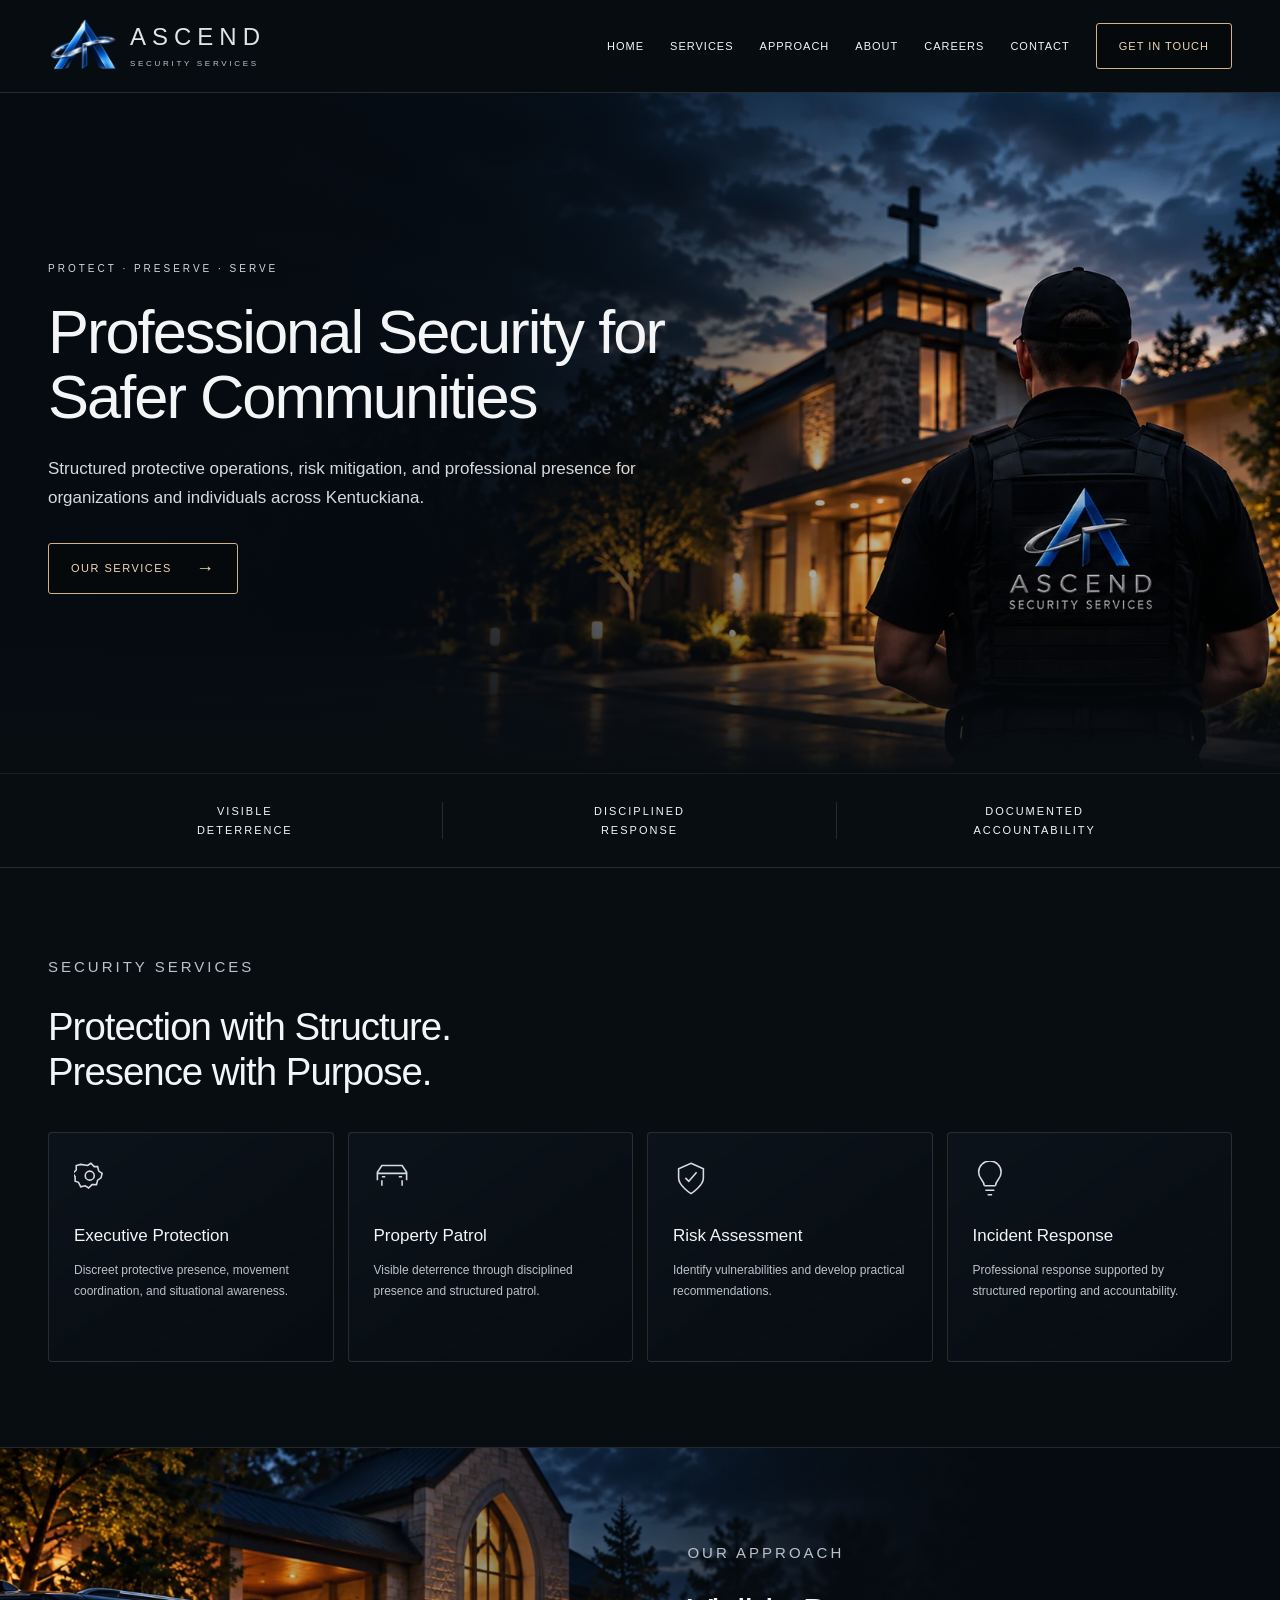
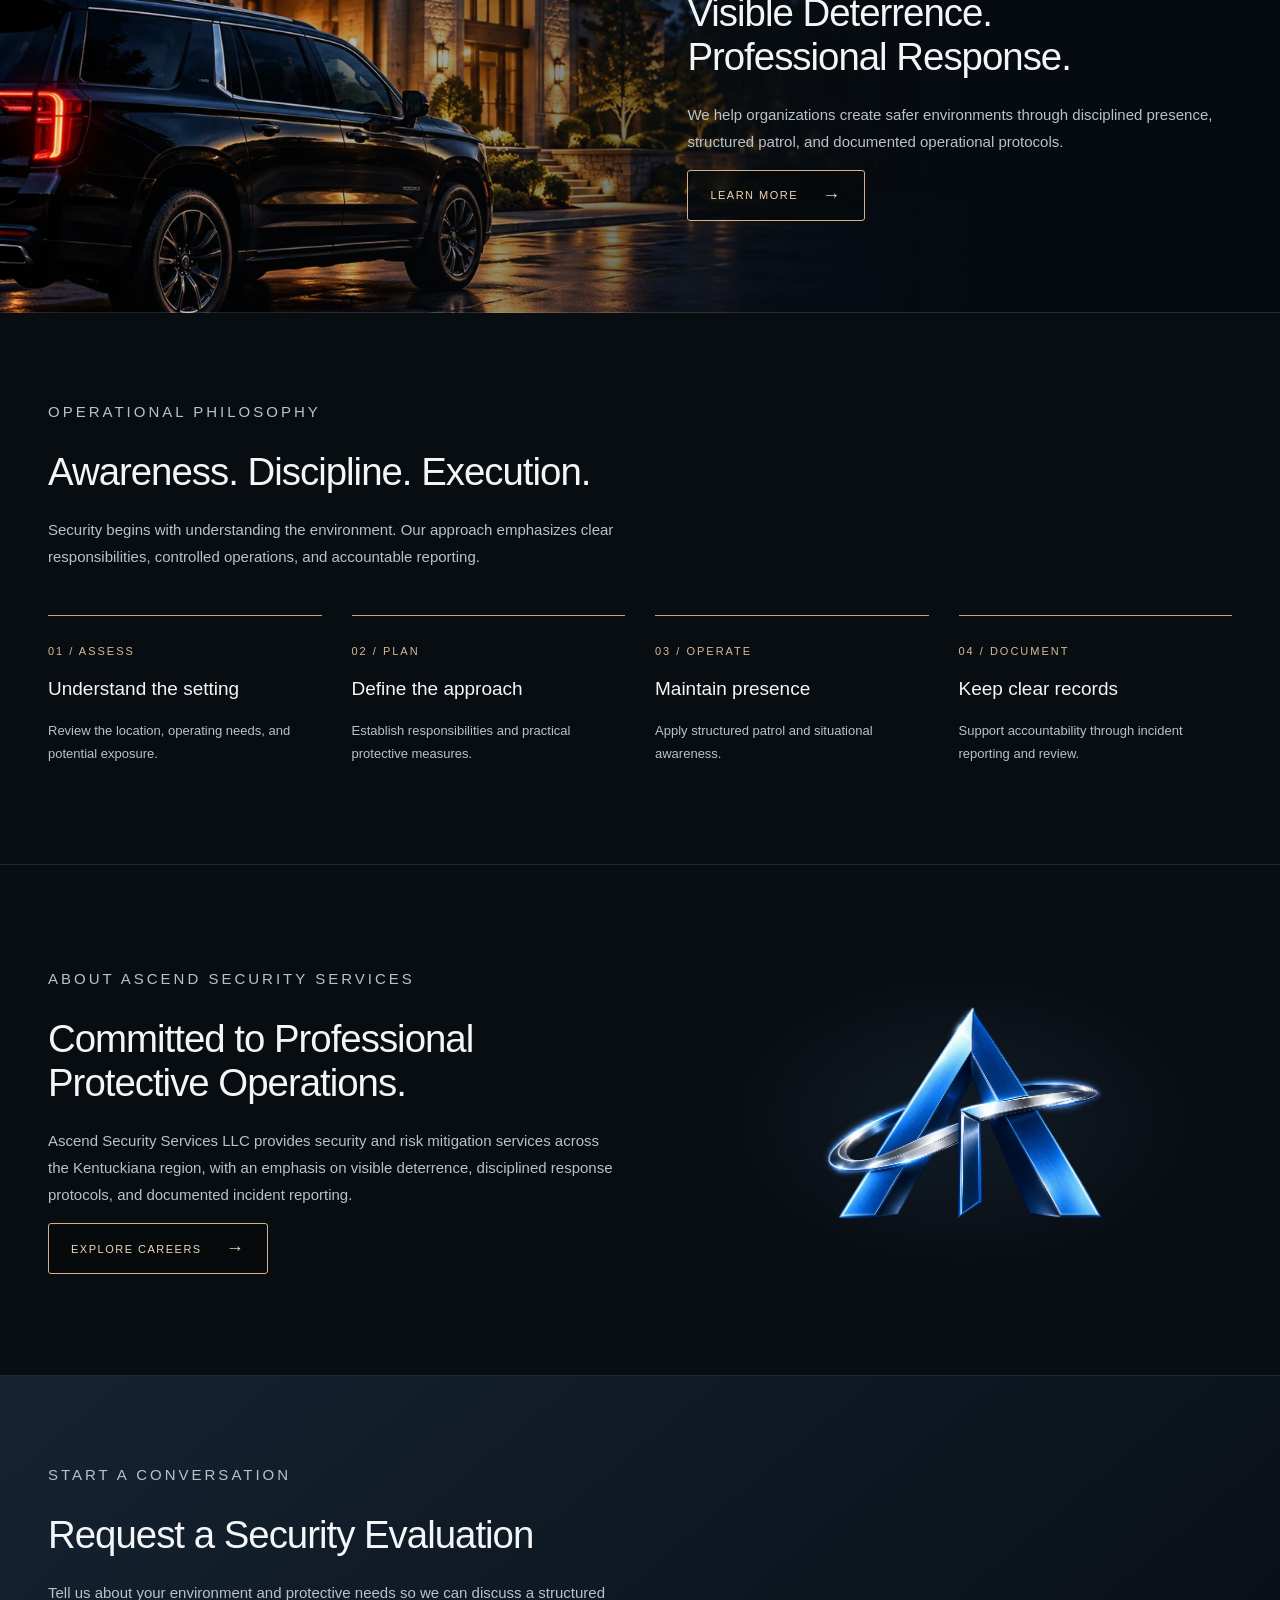
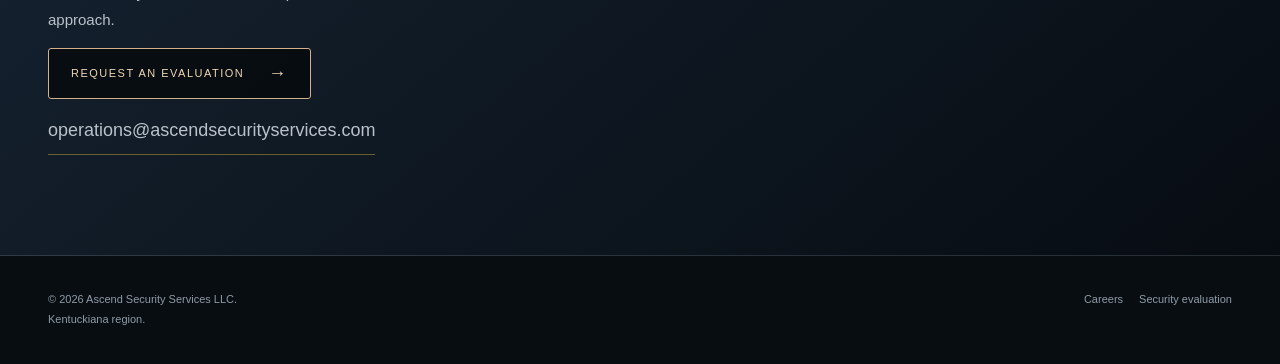
<file: index.html>
<!doctype html>
<html lang="en">
  <head>
    <meta charset="utf-8" />
    <meta name="viewport" content="width=device-width,initial-scale=1" />
    <title>Ascend Security Services | Professional Protective Operations</title>
    <meta
      name="description"
      content="Professional security, protective presence, and risk mitigation across Kentuckiana."
    />
    <link rel="stylesheet" href="brand-preview.css" />
    <link rel="icon" href="assets/ascend-mark.svg" type="image/svg+xml" />
  </head>
  <body class="security">
    <a class="skip" href="#main">Skip to content</a>
    <!-- Site header and navigation -->
    <header class="header">
      <div class="wrap nav">
        <a class="brand" href="index.html"
          ><img
            src="assets/ascend-display.webp"
            alt="Ascend Security Services"
            width="70"
            height="70"
          /><span class="brand-type"
            ><span class="brand-name">ASCEND</span
            ><span class="brand-entity">SECURITY SERVICES</span></span
          ></a
        ><button class="menu" aria-expanded="false" aria-controls="navigation">
          Menu
        </button>
        <nav class="links" id="navigation" aria-label="Main navigation">
          <a href="#home">Home</a><a href="#services">Services</a
          ><a href="#approach">Approach</a><a href="#about">About</a
          ><a href="careers.html">Careers</a><a href="#contact">Contact</a
          ><a class="button" href="#contact">Get in touch</a>
        </nav>
      </div>
    </header>
    <!-- Main page content -->
    <main id="main">
      <!-- Section: Home -->
      <section
        class="hero"
        id="home"
        style="--hero: url(&quot;assets/security-hero.webp&quot;)"
      >
        <div class="wrap">
          <div class="hero-copy">
            <p class="eyebrow">Protect · Preserve · Serve</p>
            <h1>Professional Security for Safer Communities</h1>
            <p>
              Structured protective operations, risk mitigation, and
              professional presence for organizations and individuals across
              Kentuckiana.
            </p>
            <a class="button" href="#services">Our services</a>
          </div>
        </div>
      </section>
      <div class="principles">
        <div class="wrap">
          <span>Visible<br />deterrence</span
          ><span>Disciplined<br />response</span
          ><span>Documented<br />accountability</span>
        </div>
      </div>
      <!-- Section: Services -->
      <section class="section" id="services">
        <div class="wrap">
          <p class="eyebrow">Security services</p>
          <h2>Protection with Structure.<br />Presence with Purpose.</h2>
          <div class="cards">
            <article class="card">
              <svg viewBox="0 0 32 32" aria-hidden="true">
                <path
                  d="M12 4l3-2 3 3 3 0 1 4 3 2-1 4-3 2-1 4-4 0-3 3-3-2-4 1-2-4-3-1 0-4-2-3 3-3 0-4 4-1z"
                />
                <circle cx="14" cy="13" r="4" />
              </svg>
              <h3>Executive Protection</h3>
              <p>
                Discreet protective presence, movement coordination, and
                situational awareness.
              </p>
            </article>
            <article class="card">
              <svg viewBox="0 0 32 32" aria-hidden="true">
                <path
                  d="M3 17v-7l4-6h18l4 6v7M3 11h26M7 17v5M25 17v5M7 14h3M22 14h3"
                />
              </svg>
              <h3>Property Patrol</h3>
              <p>
                Visible deterrence through disciplined presence and structured
                patrol.
              </p>
            </article>
            <article class="card">
              <svg viewBox="0 0 32 32" aria-hidden="true">
                <path
                  d="M16 2l11 5v8c0 7-11 14-11 14S5 22 5 15V7zM11 15l3 3 7-8"
                />
              </svg>
              <h3>Risk Assessment</h3>
              <p>
                Identify vulnerabilities and develop practical recommendations.
              </p>
            </article>
            <article class="card">
              <svg viewBox="0 0 32 32" aria-hidden="true">
                <path
                  d="M10 22c0-5-5-6-5-12a10 10 0 0120 0c0 6-5 7-5 12M10 22h10M11 26h8M13 30h4"
                />
              </svg>
              <h3>Incident Response</h3>
              <p>
                Professional response supported by structured reporting and
                accountability.
              </p>
            </article>
          </div>
        </div>
      </section>
      <section
        class="image-section"
        style="--section-image: url(&quot;assets/patrol-detail.webp&quot;)"
      >
        <div class="wrap">
          <div class="image-copy">
            <p class="eyebrow">Our approach</p>
            <h2>Visible Deterrence.<br />Professional Response.</h2>
            <p>
              We help organizations create safer environments through
              disciplined presence, structured patrol, and documented
              operational protocols.
            </p>
            <a class="button" href="#approach">Learn more</a>
          </div>
        </div>
      </section>
      <!-- Section: Approach -->
      <section class="section" id="approach">
        <div class="wrap">
          <p class="eyebrow">Operational philosophy</p>
          <h2>Awareness. Discipline. Execution.</h2>
          <p>
            Security begins with understanding the environment. Our approach
            emphasizes clear responsibilities, controlled operations, and
            accountable reporting.
          </p>
          <div class="steps">
            <article class="step">
              <span>01 / ASSESS</span>
              <h3>Understand the setting</h3>
              <p>
                Review the location, operating needs, and potential exposure.
              </p>
            </article>
            <article class="step">
              <span>02 / PLAN</span>
              <h3>Define the approach</h3>
              <p>
                Establish responsibilities and practical protective measures.
              </p>
            </article>
            <article class="step">
              <span>03 / OPERATE</span>
              <h3>Maintain presence</h3>
              <p>Apply structured patrol and situational awareness.</p>
            </article>
            <article class="step">
              <span>04 / DOCUMENT</span>
              <h3>Keep clear records</h3>
              <p>
                Support accountability through incident reporting and review.
              </p>
            </article>
          </div>
        </div>
      </section>
      <!-- Section: About -->
      <section class="section" id="about">
        <div class="wrap intro">
          <div>
            <p class="eyebrow">About Ascend Security Services</p>
            <h2>Committed to Professional Protective Operations.</h2>
            <p>
              Ascend Security Services LLC provides security and risk mitigation
              services across the Kentuckiana region, with an emphasis on
              visible deterrence, disciplined response protocols, and documented
              incident reporting.
            </p>
            <a class="button" href="careers.html">Explore careers</a>
          </div>
          <div class="intro-mark">
            <img
              src="assets/ascend-display.webp"
              width="300"
              height="276"
              alt="Ascend blue monogram with steel orbit"
              loading="lazy"
            />
          </div>
        </div>
      </section>
      <!-- Section: Contact -->
      <section class="section contact" id="contact">
        <div class="wrap">
          <p class="eyebrow">Start a conversation</p>
          <h2>Request a Security Evaluation</h2>
          <p>
            Tell us about your environment and protective needs so we can
            discuss a structured approach.
          </p>
          <a class="button" href="evaluation.html">Request an evaluation</a>
          <p>
            <a class="mail" href="mailto:operations@ascendsecurityservices.com"
              >operations@ascendsecurityservices.com</a
            >
          </p>
        </div>
      </section>
      <!-- Site footer -->
      <footer class="footer">
        <div class="wrap">
          <div>
            © 2026 Ascend Security Services LLC.<br />Kentuckiana region.
          </div>
          <div>
            <a href="careers.html">Careers</a
            ><a href="evaluation.html">Security evaluation</a>
          </div>
        </div>
      </footer>
    </main>
    <script src="brand-preview.js" defer></script>
  </body>
</html>
</file>
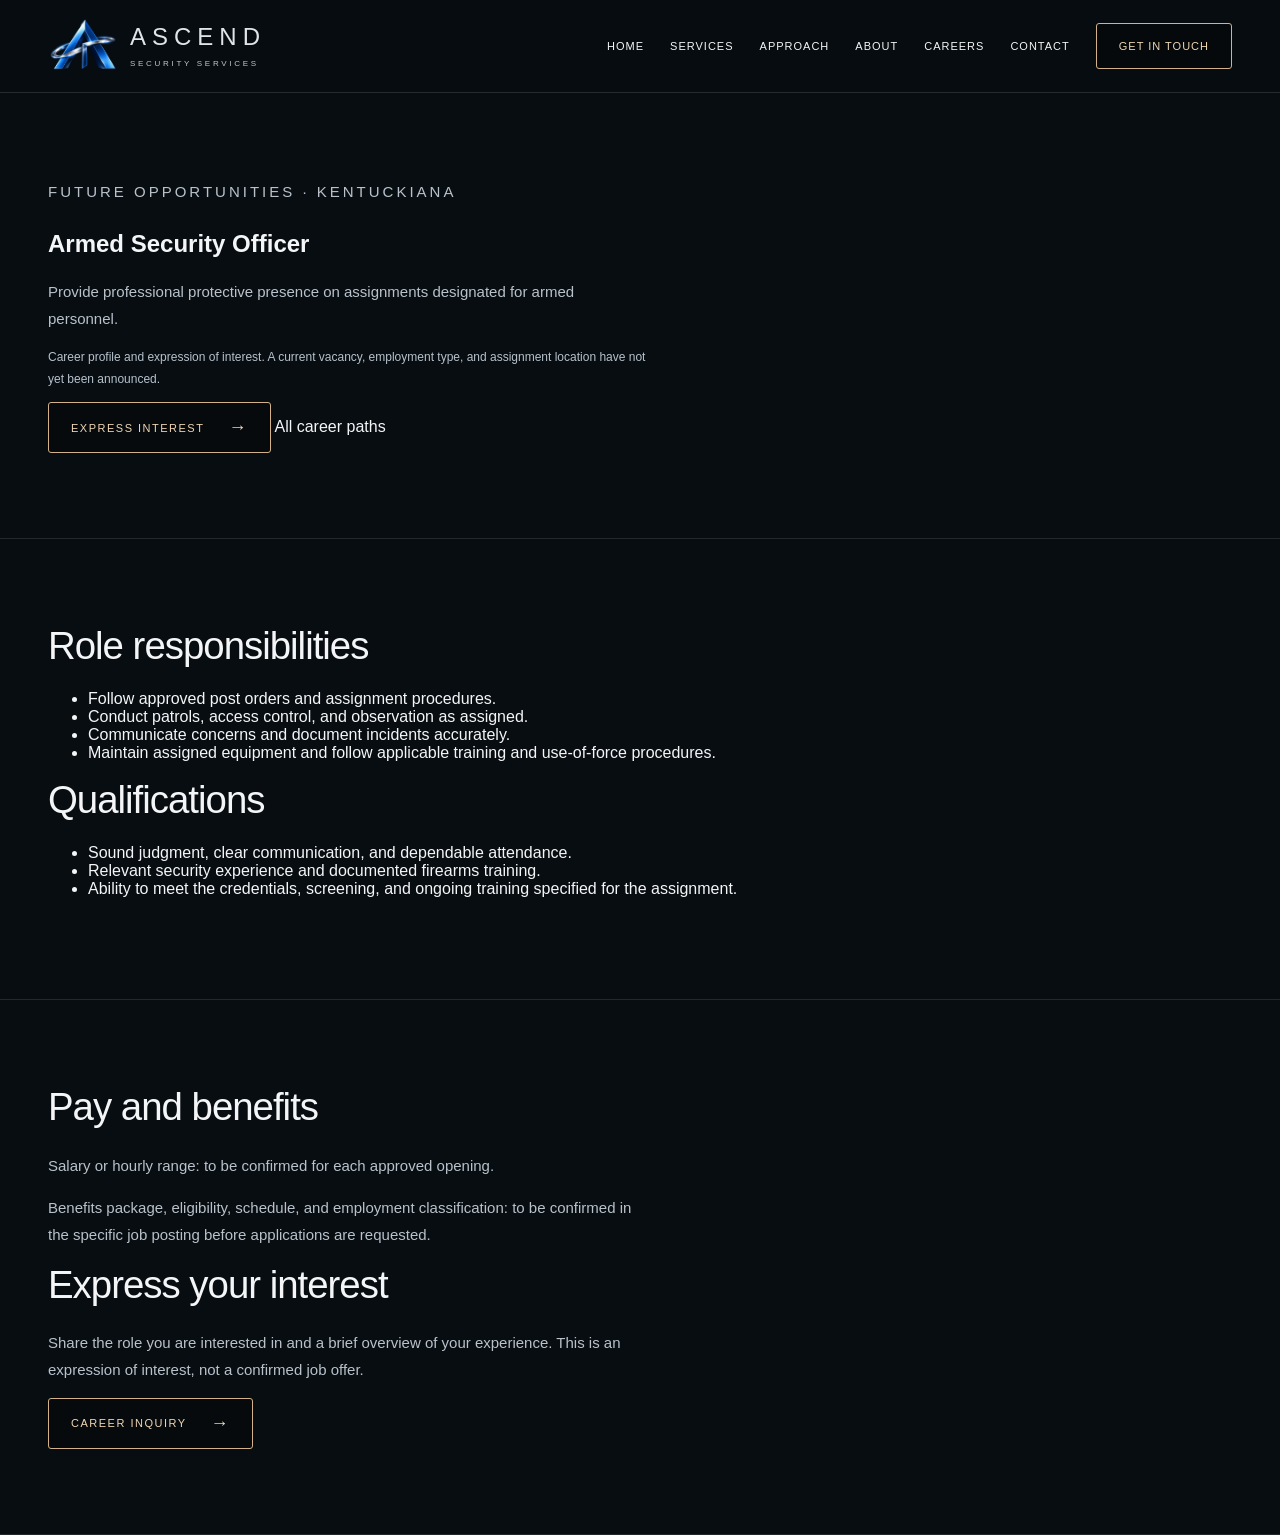
<file: armed-security-officer.html>
<!doctype html>
<html lang="en">
  <head>
    <meta charset="utf-8" />
    <meta name="viewport" content="width=device-width,initial-scale=1" />
    <title>Armed Security Officer | Ascend Careers</title>
    <meta
      name="description"
      content="Professional security, protective presence, and risk mitigation across Kentuckiana."
    />
    <link rel="stylesheet" href="brand-preview.css" />
    <link rel="icon" href="assets/ascend-mark.svg" type="image/svg+xml" />
  </head>
  <body class="security">
    <a class="skip" href="#main">Skip to content</a>
    <header class="header">
      <div class="wrap nav">
        <a class="brand" href="index.html"
          ><img
            src="assets/ascend-display.webp"
            alt="Ascend Security Services"
            width="70"
            height="70"
          /><span class="brand-type"
            ><span class="brand-name">ASCEND</span
            ><span class="brand-entity">SECURITY SERVICES</span></span
          ></a
        ><button class="menu" aria-expanded="false" aria-controls="navigation">
          Menu
        </button>
        <nav class="links" id="navigation" aria-label="Main navigation">
          <a href="index.html#home">Home</a
          ><a href="index.html#services">Services</a
          ><a href="index.html#approach">Approach</a
          ><a href="index.html#about">About</a><a href="careers.html">Careers</a
          ><a href="index.html#contact">Contact</a
          ><a class="button" href="index.html#contact">Get in touch</a>
        </nav>
      </div>
    </header>
    <main id="main">
      <section class="section">
        <div class="wrap">
          <p class="eyebrow">Future opportunities · Kentuckiana</p>
          <h1>Armed Security Officer</h1>
          <p>
            Provide professional protective presence on assignments designated
            for armed personnel.
          </p>
          <p class="hint">
            Career profile and expression of interest. A current vacancy,
            employment type, and assignment location have not yet been
            announced.
          </p>
          <a class="button" href="careers.html#apply">Express interest</a>
          <a href="careers.html">All career paths</a>
        </div>
      </section>
      <section class="section light">
        <div class="wrap">
          <h2>Role responsibilities</h2>
          <ul>
            <li>Follow approved post orders and assignment procedures.</li>
            <li>
              Conduct patrols, access control, and observation as assigned.
            </li>
            <li>Communicate concerns and document incidents accurately.</li>
            <li>
              Maintain assigned equipment and follow applicable training and
              use-of-force procedures.
            </li>
          </ul>
          <h2>Qualifications</h2>
          <ul>
            <li>
              Sound judgment, clear communication, and dependable attendance.
            </li>
            <li>
              Relevant security experience and documented firearms training.
            </li>
            <li>
              Ability to meet the credentials, screening, and ongoing training
              specified for the assignment.
            </li>
          </ul>
        </div>
      </section>
      <section class="section">
        <div class="wrap">
          <h2>Pay and benefits</h2>
          <p>
            Salary or hourly range: to be confirmed for each approved opening.
          </p>
          <p>
            Benefits package, eligibility, schedule, and employment
            classification: to be confirmed in the specific job posting before
            applications are requested.
          </p>
          <h2>Express your interest</h2>
          <p>
            Share the role you are interested in and a brief overview of your
            experience. This is an expression of interest, not a confirmed job
            offer.
          </p>
          <a class="button" href="careers.html#apply">Career inquiry</a>
        </div>
      </section>
    </main>
    <script src="brand-preview.js" defer></script>
  </body>
</html>
</file>
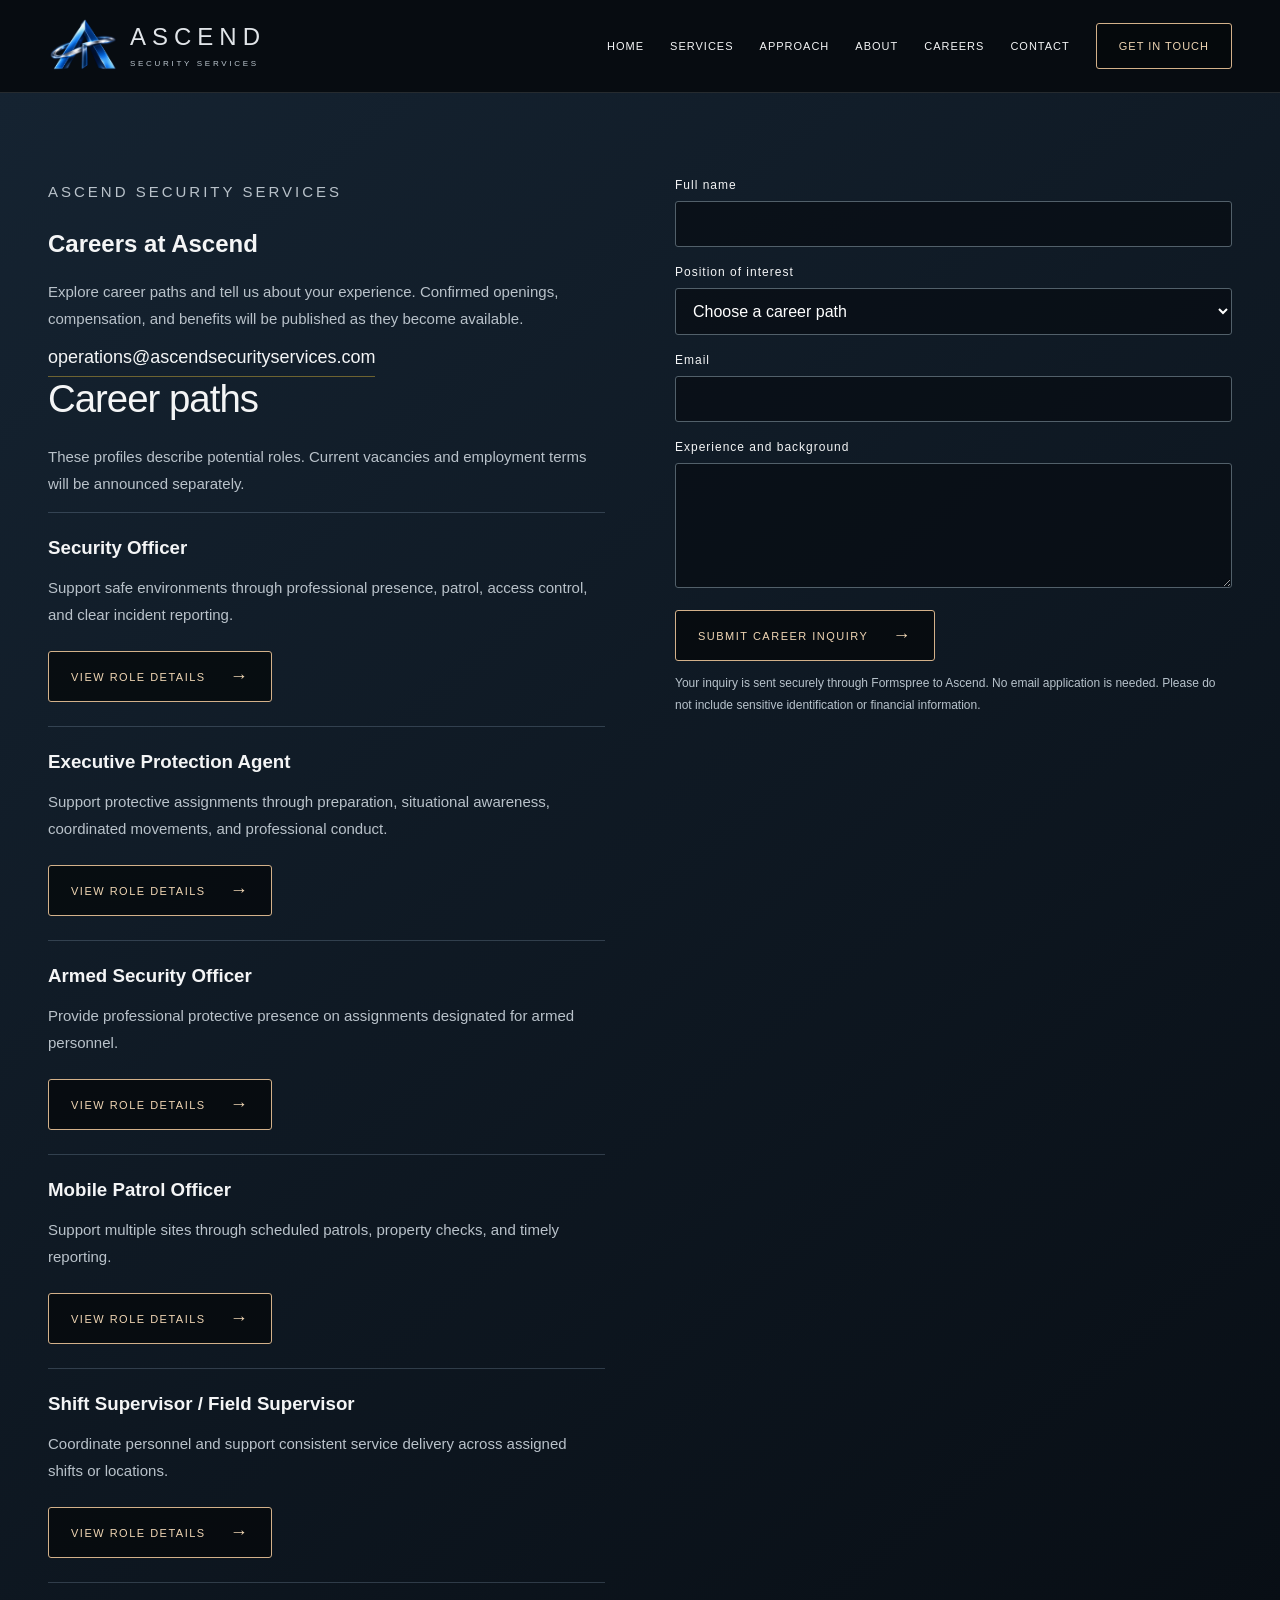
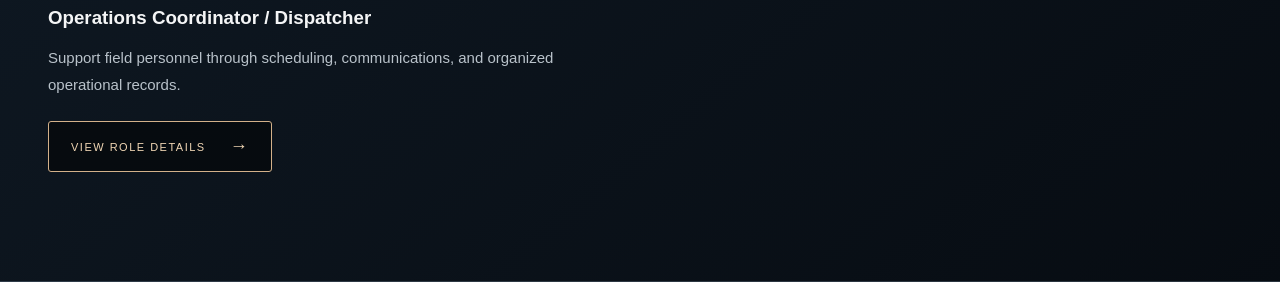
<file: careers.html>
<!doctype html>
<html lang="en">
  <head>
    <meta charset="utf-8" />
    <meta name="viewport" content="width=device-width,initial-scale=1" />
    <title>Careers | Ascend Security Services</title>
    <meta
      name="description"
      content="Professional security, protective presence, and risk mitigation across Kentuckiana."
    />
    <link rel="stylesheet" href="brand-preview.css" />
    <link rel="icon" href="assets/ascend-mark.svg" type="image/svg+xml" />
  </head>
  <body class="security">
    <a class="skip" href="#main">Skip to content</a>
    <header class="header">
      <div class="wrap nav">
        <a class="brand" href="index.html"
          ><img
            src="assets/ascend-display.webp"
            alt="Ascend Security Services"
            width="70"
            height="70"
          /><span class="brand-type"
            ><span class="brand-name">ASCEND</span
            ><span class="brand-entity">SECURITY SERVICES</span></span
          ></a
        ><button class="menu" aria-expanded="false" aria-controls="navigation">
          Menu
        </button>
        <nav class="links" id="navigation" aria-label="Main navigation">
          <a href="index.html#home">Home</a
          ><a href="index.html#services">Services</a
          ><a href="index.html#approach">Approach</a
          ><a href="index.html#about">About</a><a href="careers.html">Careers</a
          ><a href="index.html#contact">Contact</a
          ><a class="button" href="index.html#contact">Get in touch</a>
        </nav>
      </div>
    </header>
    <main id="main">
      <section class="section contact">
        <div class="wrap contact-grid">
          <div>
            <p class="eyebrow">Ascend Security Services</p>
            <h1>Careers at Ascend</h1>
            <p>
              Explore career paths and tell us about your experience. Confirmed
              openings, compensation, and benefits will be published as they
              become available.
            </p>
            <a class="mail" href="mailto:operations@ascendsecurityservices.com"
              >operations@ascendsecurityservices.com</a
            >
            <h2>Career paths</h2>
            <p>
              These profiles describe potential roles. Current vacancies and
              employment terms will be announced separately.
            </p>
            <article class="career-card">
              <h3>Security Officer</h3>
              <p>
                Support safe environments through professional presence, patrol,
                access control, and clear incident reporting.
              </p>
              <a class="button" href="security-officer.html"
                >View role details</a
              >
            </article>
            <article class="career-card">
              <h3>Executive Protection Agent</h3>
              <p>
                Support protective assignments through preparation, situational
                awareness, coordinated movements, and professional conduct.
              </p>
              <a class="button" href="executive-protection-agent.html"
                >View role details</a
              >
            </article>
            <article class="career-card">
              <h3>Armed Security Officer</h3>
              <p>
                Provide professional protective presence on assignments
                designated for armed personnel.
              </p>
              <a class="button" href="armed-security-officer.html"
                >View role details</a
              >
            </article>
            <article class="career-card">
              <h3>Mobile Patrol Officer</h3>
              <p>
                Support multiple sites through scheduled patrols, property
                checks, and timely reporting.
              </p>
              <a class="button" href="mobile-patrol-officer.html"
                >View role details</a
              >
            </article>
            <article class="career-card">
              <h3>Shift Supervisor / Field Supervisor</h3>
              <p>
                Coordinate personnel and support consistent service delivery
                across assigned shifts or locations.
              </p>
              <a class="button" href="field-supervisor.html"
                >View role details</a
              >
            </article>
            <article class="career-card">
              <h3>Operations Coordinator / Dispatcher</h3>
              <p>
                Support field personnel through scheduling, communications, and
                organized operational records.
              </p>
              <a class="button" href="operations-coordinator-dispatcher.html"
                >View role details</a
              >
            </article>
          </div>
          <form
            action="https://formspree.io/f/myekdqya"
            method="POST"
            data-direct-submit
            id="inquiry-form"
            aria-label="Career inquiry"
          >
            <span id="apply"></span><label for="name">Full name</label
            ><input
              id="name"
              name="name"
              autocomplete="name"
              required
              maxlength="100"
            /><label for="organization">Position of interest</label
            ><select id="organization" name="organization" required>
              <option value="">Choose a career path</option>
              <option value="Security Officer">Security Officer</option>
              <option value="Executive Protection Agent">
                Executive Protection Agent
              </option>
              <option value="Armed Security Officer">
                Armed Security Officer
              </option>
              <option value="Mobile Patrol Officer">
                Mobile Patrol Officer
              </option>
              <option value="Shift Supervisor / Field Supervisor">
                Shift Supervisor / Field Supervisor
              </option>
              <option value="Operations Coordinator / Dispatcher">
                Operations Coordinator / Dispatcher
              </option>
              <option value="General career interest">
                General career interest
              </option></select
            ><label for="email">Email</label
            ><input
              id="email"
              name="email"
              type="email"
              autocomplete="email"
              required
              maxlength="254"
            /><label for="message">Experience and background</label
            ><textarea
              id="message"
              name="message"
              required
              maxlength="4000"
            ></textarea
            ><button class="button" type="submit">Submit career inquiry</button>
            <p class="hint">
              Your inquiry is sent securely through Formspree to Ascend. No
              email application is needed. Please do not include sensitive
              identification or financial information.
            </p>
            <p class="hint status" role="status"></p>
          </form>
        </div>
      </section>
    </main>
    <script src="brand-preview.js" defer></script>
  </body>
</html>
</file>
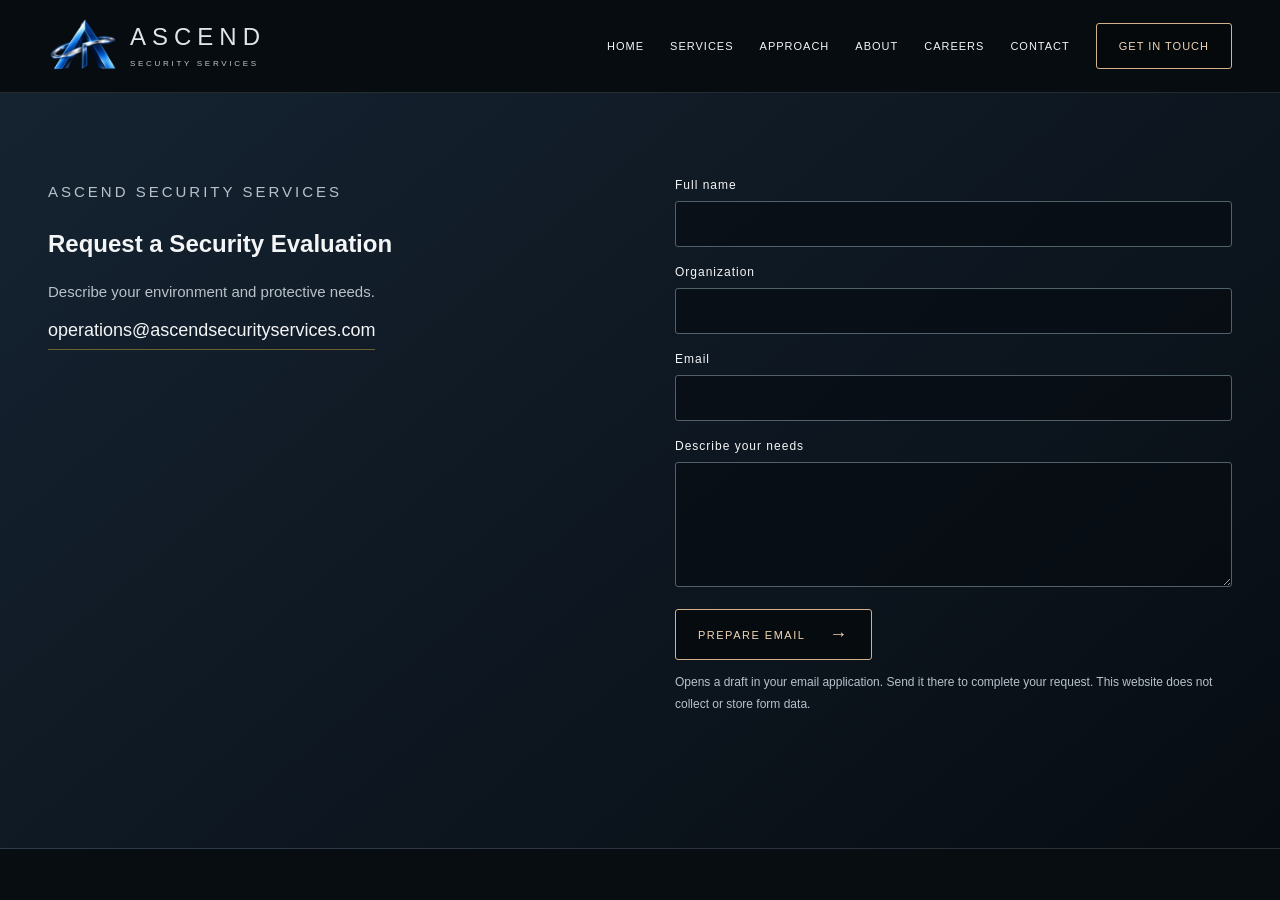
<file: evaluation.html>
<!doctype html>
<html lang="en">
  <head>
    <meta charset="utf-8" />
    <meta name="viewport" content="width=device-width,initial-scale=1" />
    <title>Ascend Security Services | Professional Protective Operations</title>
    <meta
      name="description"
      content="Professional security, protective presence, and risk mitigation across Kentuckiana."
    />
    <link rel="stylesheet" href="brand-preview.css" />
    <link rel="icon" href="assets/ascend-mark.svg" type="image/svg+xml" />
  </head>
  <body class="security">
    <a class="skip" href="#main">Skip to content</a>
    <header class="header">
      <div class="wrap nav">
        <a class="brand" href="index.html"
          ><img
            src="assets/ascend-display.webp"
            alt="Ascend Security Services"
            width="70"
            height="70"
          /><span class="brand-type"
            ><span class="brand-name">ASCEND</span
            ><span class="brand-entity">SECURITY SERVICES</span></span
          ></a
        ><button class="menu" aria-expanded="false" aria-controls="navigation">
          Menu
        </button>
        <nav class="links" id="navigation" aria-label="Main navigation">
          <a href="index.html#home">Home</a
          ><a href="index.html#services">Services</a
          ><a href="index.html#approach">Approach</a
          ><a href="index.html#about">About</a><a href="careers.html">Careers</a
          ><a href="index.html#contact">Contact</a
          ><a class="button" href="index.html#contact">Get in touch</a>
        </nav>
      </div>
    </header>
    <main id="main">
      <section class="section contact">
        <div class="wrap contact-grid">
          <div>
            <p class="eyebrow">Ascend Security Services</p>
            <h1>Request a Security Evaluation</h1>
            <p>Describe your environment and protective needs.</p>
            <a class="mail" href="mailto:operations@ascendsecurityservices.com"
              >operations@ascendsecurityservices.com</a
            >
          </div>
          <form id="inquiry-form">
            <label for="name">Full name</label
            ><input
              id="name"
              name="name"
              autocomplete="name"
              required
              maxlength="100"
            /><label for="organization">Organization</label
            ><input
              id="organization"
              name="organization"
              required
              maxlength="150"
            /><label for="email">Email</label
            ><input
              id="email"
              name="email"
              type="email"
              autocomplete="email"
              required
              maxlength="254"
            /><label for="message">Describe your needs</label
            ><textarea
              id="message"
              name="message"
              required
              maxlength="4000"
            ></textarea
            ><button class="button" type="submit">Prepare email</button>
            <p class="hint">
              Opens a draft in your email application. Send it there to complete
              your request. This website does not collect or store form data.
            </p>
            <p class="hint status" role="status"></p>
          </form>
        </div>
      </section>
    </main>
    <script src="brand-preview.js" defer></script>
  </body>
</html>
</file>
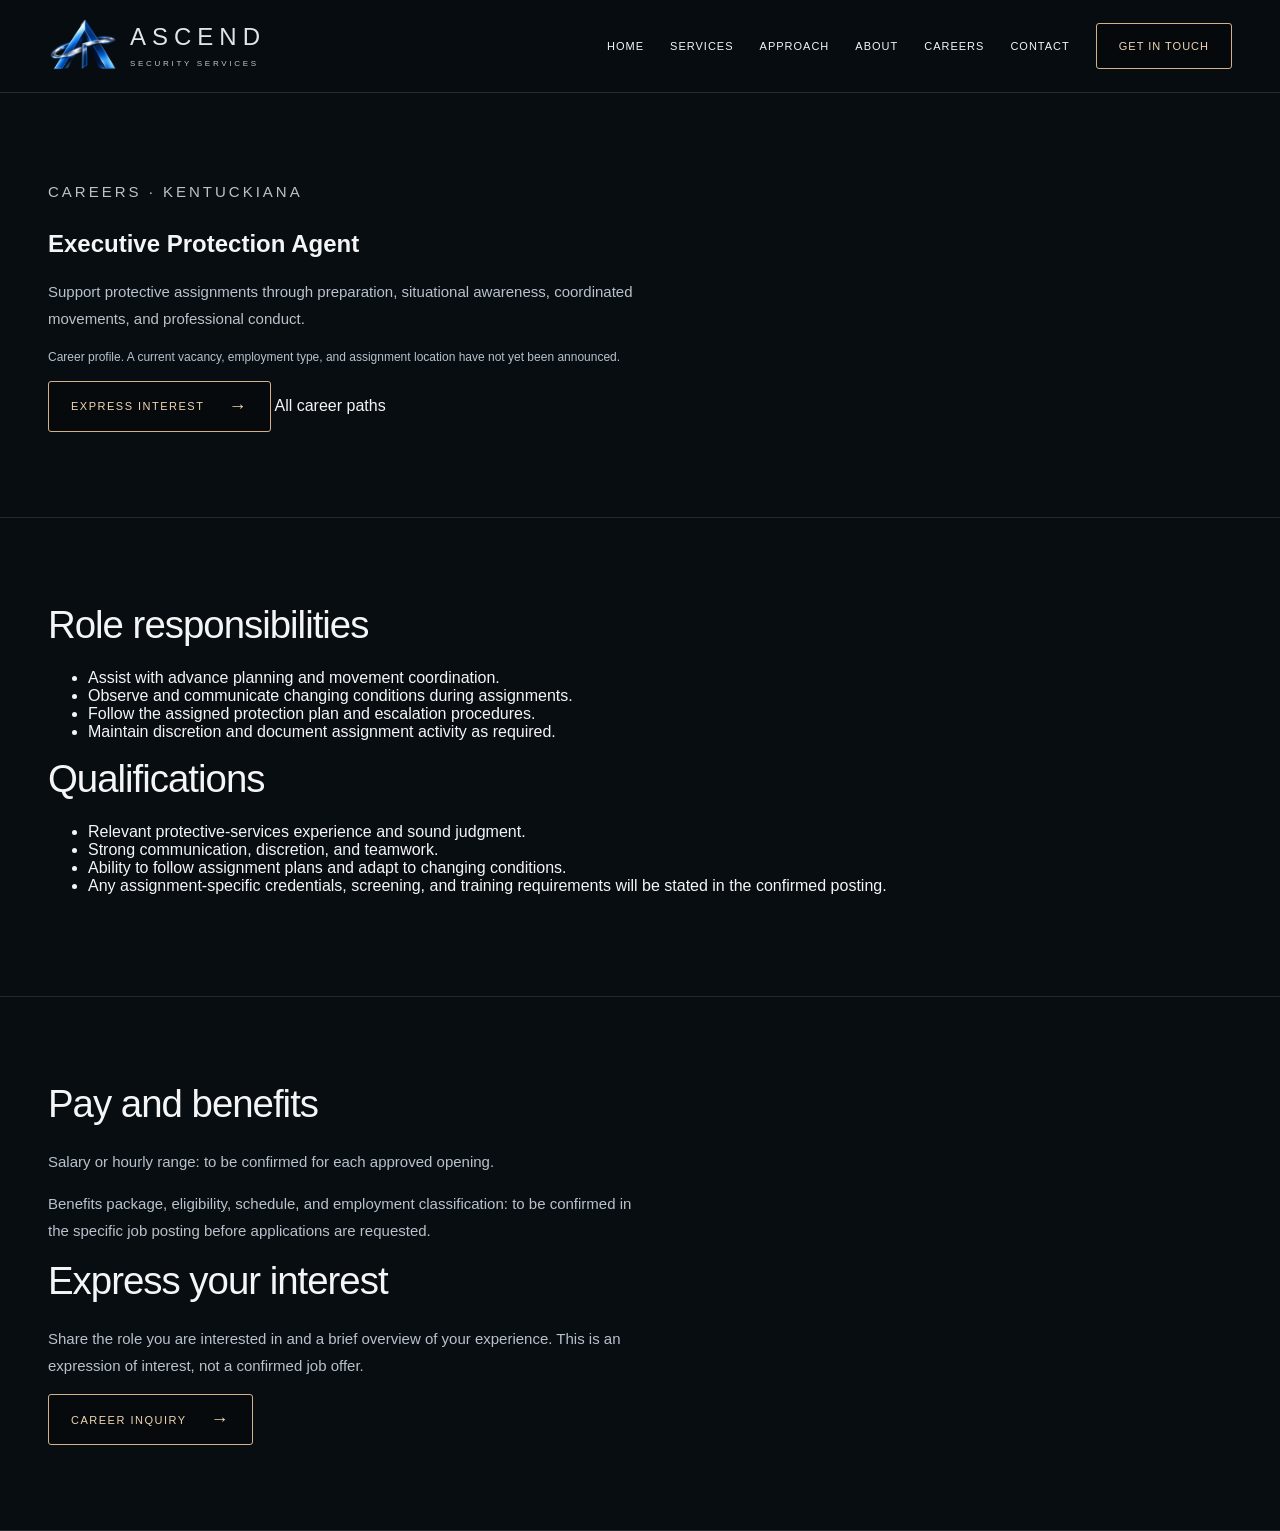
<file: executive-protection-agent.html>
<!doctype html>
<html lang="en">
  <head>
    <meta charset="utf-8" />
    <meta name="viewport" content="width=device-width,initial-scale=1" />
    <title>Executive Protection Agent | Ascend Careers</title>
    <meta
      name="description"
      content="Professional security, protective presence, and risk mitigation across Kentuckiana."
    />
    <link rel="stylesheet" href="brand-preview.css" />
    <link rel="icon" href="assets/ascend-mark.svg" type="image/svg+xml" />
  </head>
  <body class="security">
    <a class="skip" href="#main">Skip to content</a>
    <header class="header">
      <div class="wrap nav">
        <a class="brand" href="index.html"
          ><img
            src="assets/ascend-display.webp"
            alt="Ascend Security Services"
            width="70"
            height="70"
          /><span class="brand-type"
            ><span class="brand-name">ASCEND</span
            ><span class="brand-entity">SECURITY SERVICES</span></span
          ></a
        ><button class="menu" aria-expanded="false" aria-controls="navigation">
          Menu
        </button>
        <nav class="links" id="navigation" aria-label="Main navigation">
          <a href="index.html#home">Home</a
          ><a href="index.html#services">Services</a
          ><a href="index.html#approach">Approach</a
          ><a href="index.html#about">About</a><a href="careers.html">Careers</a
          ><a href="index.html#contact">Contact</a
          ><a class="button" href="index.html#contact">Get in touch</a>
        </nav>
      </div>
    </header>
    <main id="main">
      <section class="section">
        <div class="wrap">
          <p class="eyebrow">Careers · Kentuckiana</p>
          <h1>Executive Protection Agent</h1>
          <p>
            Support protective assignments through preparation, situational
            awareness, coordinated movements, and professional conduct.
          </p>
          <p class="hint">
            Career profile. A current vacancy, employment type, and assignment
            location have not yet been announced.
          </p>
          <a class="button" href="careers.html#apply">Express interest</a>
          <a href="careers.html">All career paths</a>
        </div>
      </section>
      <section class="section light">
        <div class="wrap">
          <h2>Role responsibilities</h2>
          <ul>
            <li>Assist with advance planning and movement coordination.</li>
            <li>
              Observe and communicate changing conditions during assignments.
            </li>
            <li>
              Follow the assigned protection plan and escalation procedures.
            </li>
            <li>
              Maintain discretion and document assignment activity as required.
            </li>
          </ul>
          <h2>Qualifications</h2>
          <ul>
            <li>Relevant protective-services experience and sound judgment.</li>
            <li>Strong communication, discretion, and teamwork.</li>
            <li>
              Ability to follow assignment plans and adapt to changing
              conditions.
            </li>
            <li>
              Any assignment-specific credentials, screening, and training
              requirements will be stated in the confirmed posting.
            </li>
          </ul>
        </div>
      </section>
      <section class="section">
        <div class="wrap">
          <h2>Pay and benefits</h2>
          <p>
            Salary or hourly range: to be confirmed for each approved opening.
          </p>
          <p>
            Benefits package, eligibility, schedule, and employment
            classification: to be confirmed in the specific job posting before
            applications are requested.
          </p>
          <h2>Express your interest</h2>
          <p>
            Share the role you are interested in and a brief overview of your
            experience. This is an expression of interest, not a confirmed job
            offer.
          </p>
          <a class="button" href="careers.html#apply">Career inquiry</a>
        </div>
      </section>
    </main>
    <script src="brand-preview.js" defer></script>
  </body>
</html>
</file>
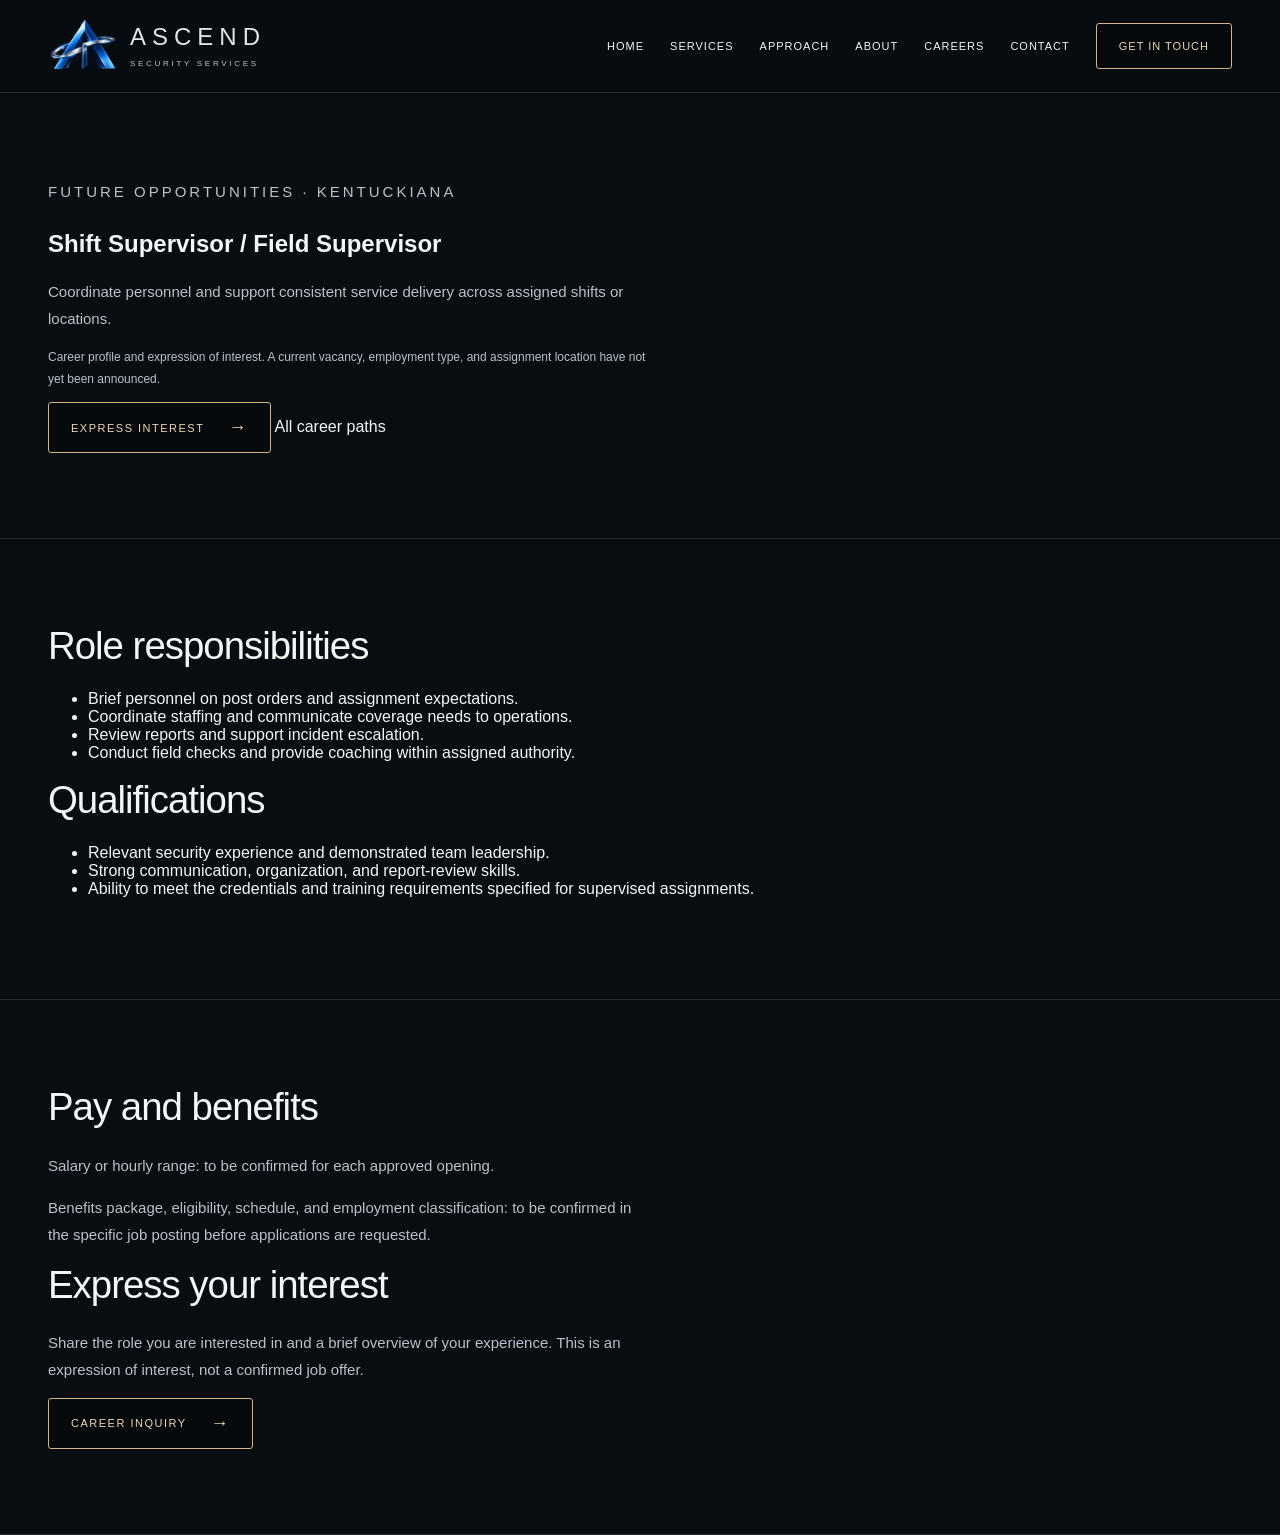
<file: field-supervisor.html>
<!doctype html>
<html lang="en">
  <head>
    <meta charset="utf-8" />
    <meta name="viewport" content="width=device-width,initial-scale=1" />
    <title>Shift Supervisor / Field Supervisor | Ascend Careers</title>
    <meta
      name="description"
      content="Professional security, protective presence, and risk mitigation across Kentuckiana."
    />
    <link rel="stylesheet" href="brand-preview.css" />
    <link rel="icon" href="assets/ascend-mark.svg" type="image/svg+xml" />
  </head>
  <body class="security">
    <a class="skip" href="#main">Skip to content</a>
    <header class="header">
      <div class="wrap nav">
        <a class="brand" href="index.html"
          ><img
            src="assets/ascend-display.webp"
            alt="Ascend Security Services"
            width="70"
            height="70"
          /><span class="brand-type"
            ><span class="brand-name">ASCEND</span
            ><span class="brand-entity">SECURITY SERVICES</span></span
          ></a
        ><button class="menu" aria-expanded="false" aria-controls="navigation">
          Menu
        </button>
        <nav class="links" id="navigation" aria-label="Main navigation">
          <a href="index.html#home">Home</a
          ><a href="index.html#services">Services</a
          ><a href="index.html#approach">Approach</a
          ><a href="index.html#about">About</a><a href="careers.html">Careers</a
          ><a href="index.html#contact">Contact</a
          ><a class="button" href="index.html#contact">Get in touch</a>
        </nav>
      </div>
    </header>
    <main id="main">
      <section class="section">
        <div class="wrap">
          <p class="eyebrow">Future opportunities · Kentuckiana</p>
          <h1>Shift Supervisor / Field Supervisor</h1>
          <p>
            Coordinate personnel and support consistent service delivery across
            assigned shifts or locations.
          </p>
          <p class="hint">
            Career profile and expression of interest. A current vacancy,
            employment type, and assignment location have not yet been
            announced.
          </p>
          <a class="button" href="careers.html#apply">Express interest</a>
          <a href="careers.html">All career paths</a>
        </div>
      </section>
      <section class="section light">
        <div class="wrap">
          <h2>Role responsibilities</h2>
          <ul>
            <li>Brief personnel on post orders and assignment expectations.</li>
            <li>
              Coordinate staffing and communicate coverage needs to operations.
            </li>
            <li>Review reports and support incident escalation.</li>
            <li>
              Conduct field checks and provide coaching within assigned
              authority.
            </li>
          </ul>
          <h2>Qualifications</h2>
          <ul>
            <li>
              Relevant security experience and demonstrated team leadership.
            </li>
            <li>
              Strong communication, organization, and report-review skills.
            </li>
            <li>
              Ability to meet the credentials and training requirements
              specified for supervised assignments.
            </li>
          </ul>
        </div>
      </section>
      <section class="section">
        <div class="wrap">
          <h2>Pay and benefits</h2>
          <p>
            Salary or hourly range: to be confirmed for each approved opening.
          </p>
          <p>
            Benefits package, eligibility, schedule, and employment
            classification: to be confirmed in the specific job posting before
            applications are requested.
          </p>
          <h2>Express your interest</h2>
          <p>
            Share the role you are interested in and a brief overview of your
            experience. This is an expression of interest, not a confirmed job
            offer.
          </p>
          <a class="button" href="careers.html#apply">Career inquiry</a>
        </div>
      </section>
    </main>
    <script src="brand-preview.js" defer></script>
  </body>
</html>
</file>
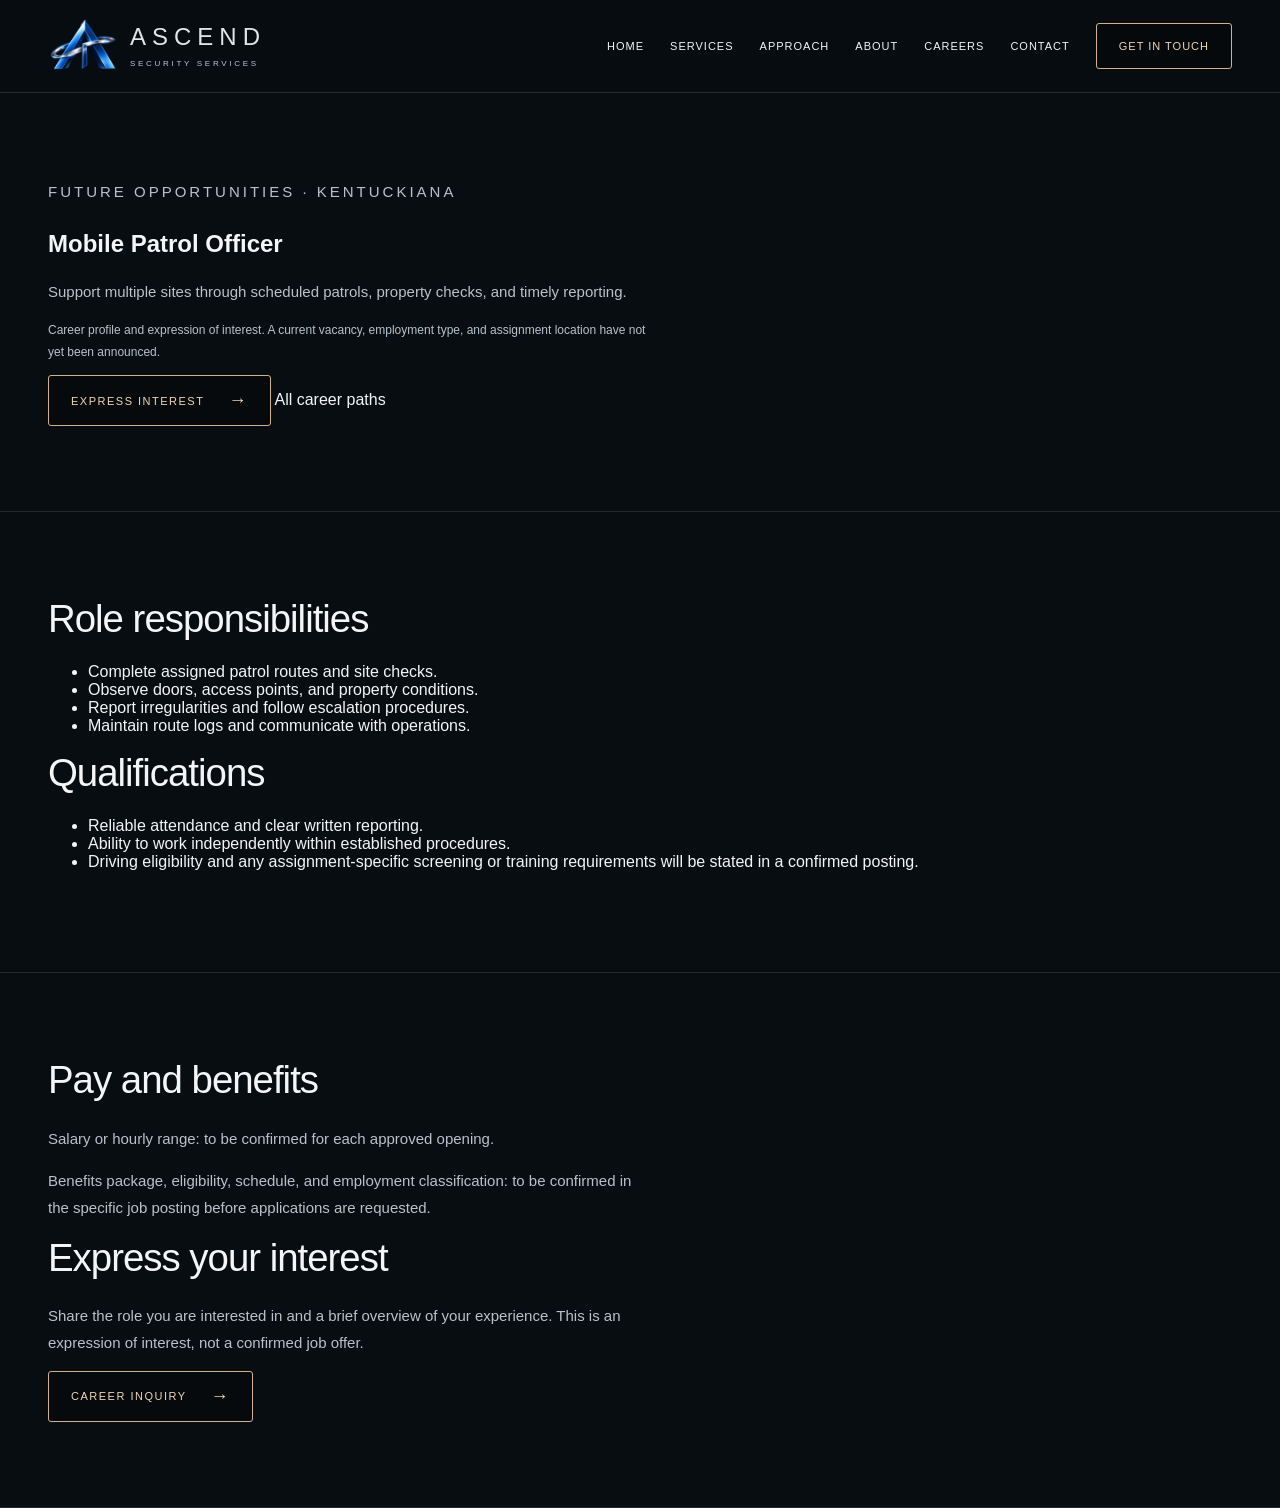
<file: mobile-patrol-officer.html>
<!doctype html>
<html lang="en">
  <head>
    <meta charset="utf-8" />
    <meta name="viewport" content="width=device-width,initial-scale=1" />
    <title>Mobile Patrol Officer | Ascend Careers</title>
    <meta
      name="description"
      content="Professional security, protective presence, and risk mitigation across Kentuckiana."
    />
    <link rel="stylesheet" href="brand-preview.css" />
    <link rel="icon" href="assets/ascend-mark.svg" type="image/svg+xml" />
  </head>
  <body class="security">
    <a class="skip" href="#main">Skip to content</a>
    <header class="header">
      <div class="wrap nav">
        <a class="brand" href="index.html"
          ><img
            src="assets/ascend-display.webp"
            alt="Ascend Security Services"
            width="70"
            height="70"
          /><span class="brand-type"
            ><span class="brand-name">ASCEND</span
            ><span class="brand-entity">SECURITY SERVICES</span></span
          ></a
        ><button class="menu" aria-expanded="false" aria-controls="navigation">
          Menu
        </button>
        <nav class="links" id="navigation" aria-label="Main navigation">
          <a href="index.html#home">Home</a
          ><a href="index.html#services">Services</a
          ><a href="index.html#approach">Approach</a
          ><a href="index.html#about">About</a><a href="careers.html">Careers</a
          ><a href="index.html#contact">Contact</a
          ><a class="button" href="index.html#contact">Get in touch</a>
        </nav>
      </div>
    </header>
    <main id="main">
      <section class="section">
        <div class="wrap">
          <p class="eyebrow">Future opportunities · Kentuckiana</p>
          <h1>Mobile Patrol Officer</h1>
          <p>
            Support multiple sites through scheduled patrols, property checks,
            and timely reporting.
          </p>
          <p class="hint">
            Career profile and expression of interest. A current vacancy,
            employment type, and assignment location have not yet been
            announced.
          </p>
          <a class="button" href="careers.html#apply">Express interest</a>
          <a href="careers.html">All career paths</a>
        </div>
      </section>
      <section class="section light">
        <div class="wrap">
          <h2>Role responsibilities</h2>
          <ul>
            <li>Complete assigned patrol routes and site checks.</li>
            <li>Observe doors, access points, and property conditions.</li>
            <li>Report irregularities and follow escalation procedures.</li>
            <li>Maintain route logs and communicate with operations.</li>
          </ul>
          <h2>Qualifications</h2>
          <ul>
            <li>Reliable attendance and clear written reporting.</li>
            <li>
              Ability to work independently within established procedures.
            </li>
            <li>
              Driving eligibility and any assignment-specific screening or
              training requirements will be stated in a confirmed posting.
            </li>
          </ul>
        </div>
      </section>
      <section class="section">
        <div class="wrap">
          <h2>Pay and benefits</h2>
          <p>
            Salary or hourly range: to be confirmed for each approved opening.
          </p>
          <p>
            Benefits package, eligibility, schedule, and employment
            classification: to be confirmed in the specific job posting before
            applications are requested.
          </p>
          <h2>Express your interest</h2>
          <p>
            Share the role you are interested in and a brief overview of your
            experience. This is an expression of interest, not a confirmed job
            offer.
          </p>
          <a class="button" href="careers.html#apply">Career inquiry</a>
        </div>
      </section>
    </main>
    <script src="brand-preview.js" defer></script>
  </body>
</html>
</file>
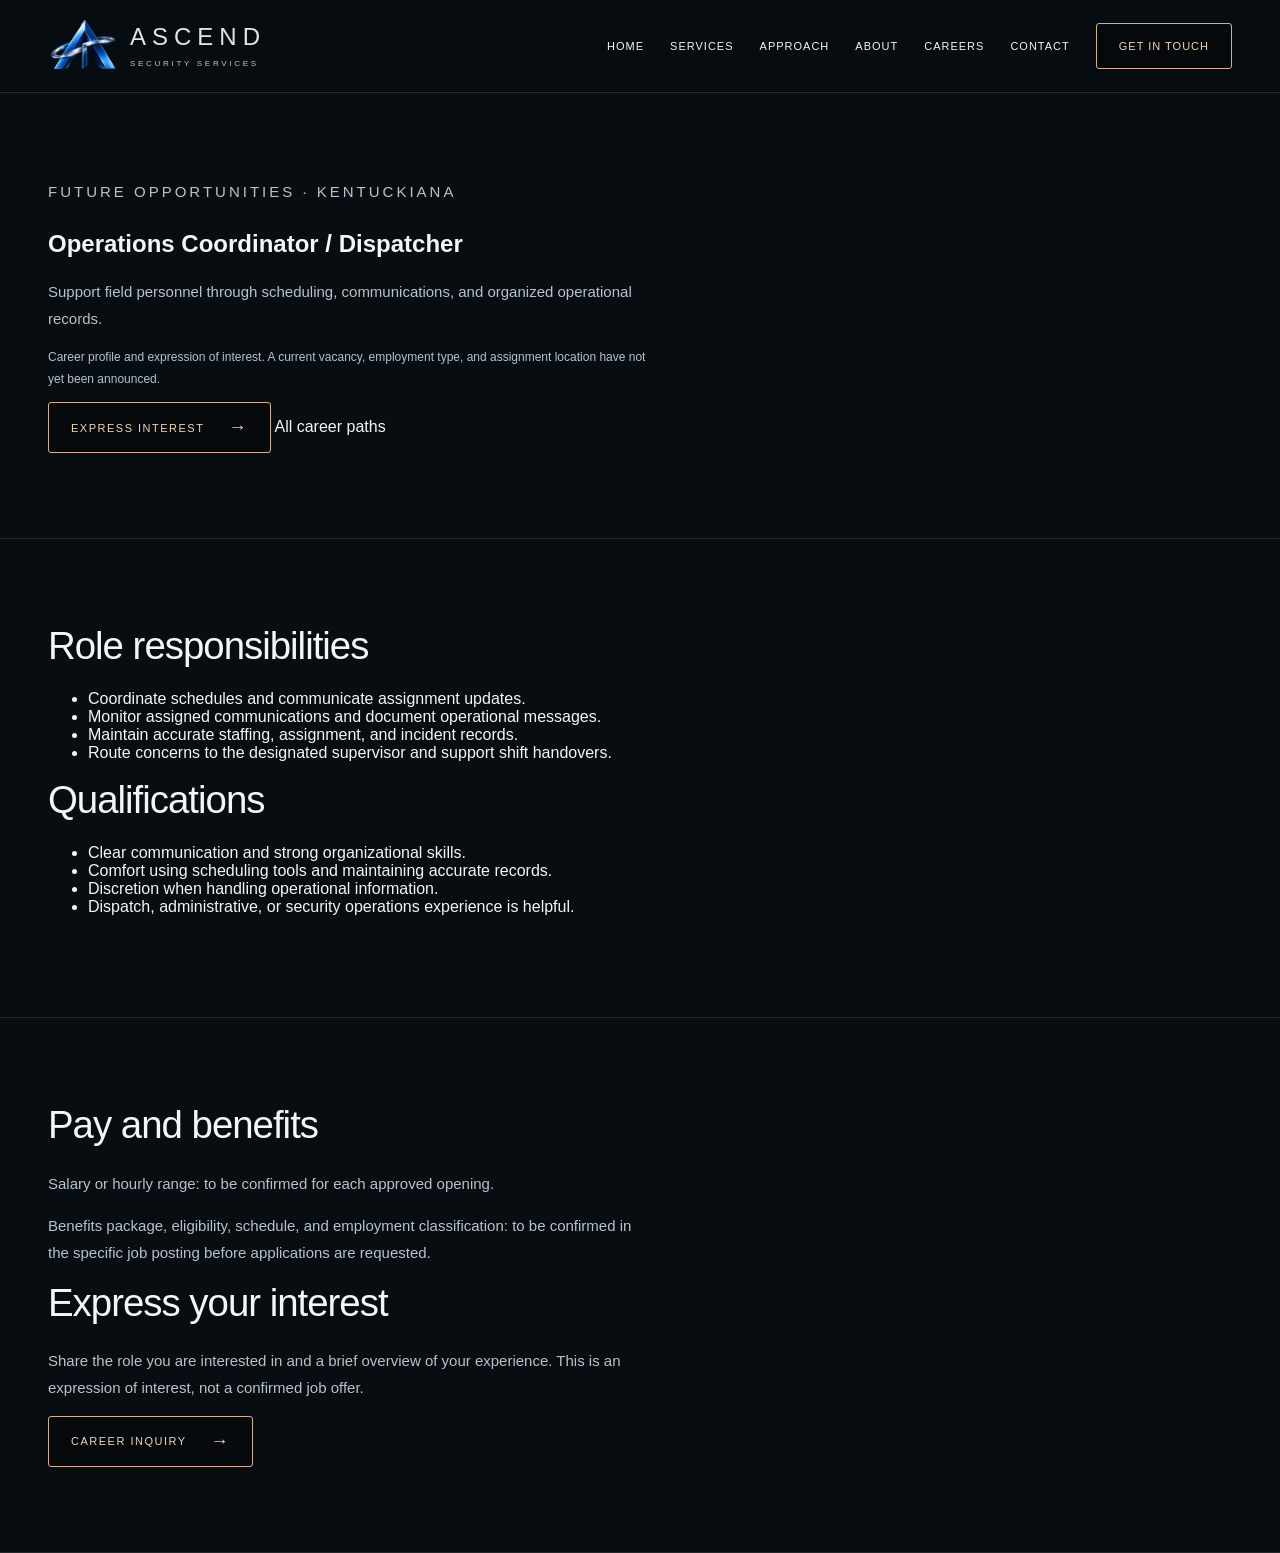
<file: operations-coordinator-dispatcher.html>
<!doctype html>
<html lang="en">
  <head>
    <meta charset="utf-8" />
    <meta name="viewport" content="width=device-width,initial-scale=1" />
    <title>Operations Coordinator / Dispatcher | Ascend Careers</title>
    <meta
      name="description"
      content="Professional security, protective presence, and risk mitigation across Kentuckiana."
    />
    <link rel="stylesheet" href="brand-preview.css" />
    <link rel="icon" href="assets/ascend-mark.svg" type="image/svg+xml" />
  </head>
  <body class="security">
    <a class="skip" href="#main">Skip to content</a>
    <header class="header">
      <div class="wrap nav">
        <a class="brand" href="index.html"
          ><img
            src="assets/ascend-display.webp"
            alt="Ascend Security Services"
            width="70"
            height="70"
          /><span class="brand-type"
            ><span class="brand-name">ASCEND</span
            ><span class="brand-entity">SECURITY SERVICES</span></span
          ></a
        ><button class="menu" aria-expanded="false" aria-controls="navigation">
          Menu
        </button>
        <nav class="links" id="navigation" aria-label="Main navigation">
          <a href="index.html#home">Home</a
          ><a href="index.html#services">Services</a
          ><a href="index.html#approach">Approach</a
          ><a href="index.html#about">About</a><a href="careers.html">Careers</a
          ><a href="index.html#contact">Contact</a
          ><a class="button" href="index.html#contact">Get in touch</a>
        </nav>
      </div>
    </header>
    <main id="main">
      <section class="section">
        <div class="wrap">
          <p class="eyebrow">Future opportunities · Kentuckiana</p>
          <h1>Operations Coordinator / Dispatcher</h1>
          <p>
            Support field personnel through scheduling, communications, and
            organized operational records.
          </p>
          <p class="hint">
            Career profile and expression of interest. A current vacancy,
            employment type, and assignment location have not yet been
            announced.
          </p>
          <a class="button" href="careers.html#apply">Express interest</a>
          <a href="careers.html">All career paths</a>
        </div>
      </section>
      <section class="section light">
        <div class="wrap">
          <h2>Role responsibilities</h2>
          <ul>
            <li>Coordinate schedules and communicate assignment updates.</li>
            <li>
              Monitor assigned communications and document operational messages.
            </li>
            <li>
              Maintain accurate staffing, assignment, and incident records.
            </li>
            <li>
              Route concerns to the designated supervisor and support shift
              handovers.
            </li>
          </ul>
          <h2>Qualifications</h2>
          <ul>
            <li>Clear communication and strong organizational skills.</li>
            <li>
              Comfort using scheduling tools and maintaining accurate records.
            </li>
            <li>Discretion when handling operational information.</li>
            <li>
              Dispatch, administrative, or security operations experience is
              helpful.
            </li>
          </ul>
        </div>
      </section>
      <section class="section">
        <div class="wrap">
          <h2>Pay and benefits</h2>
          <p>
            Salary or hourly range: to be confirmed for each approved opening.
          </p>
          <p>
            Benefits package, eligibility, schedule, and employment
            classification: to be confirmed in the specific job posting before
            applications are requested.
          </p>
          <h2>Express your interest</h2>
          <p>
            Share the role you are interested in and a brief overview of your
            experience. This is an expression of interest, not a confirmed job
            offer.
          </p>
          <a class="button" href="careers.html#apply">Career inquiry</a>
        </div>
      </section>
    </main>
    <script src="brand-preview.js" defer></script>
  </body>
</html>
</file>
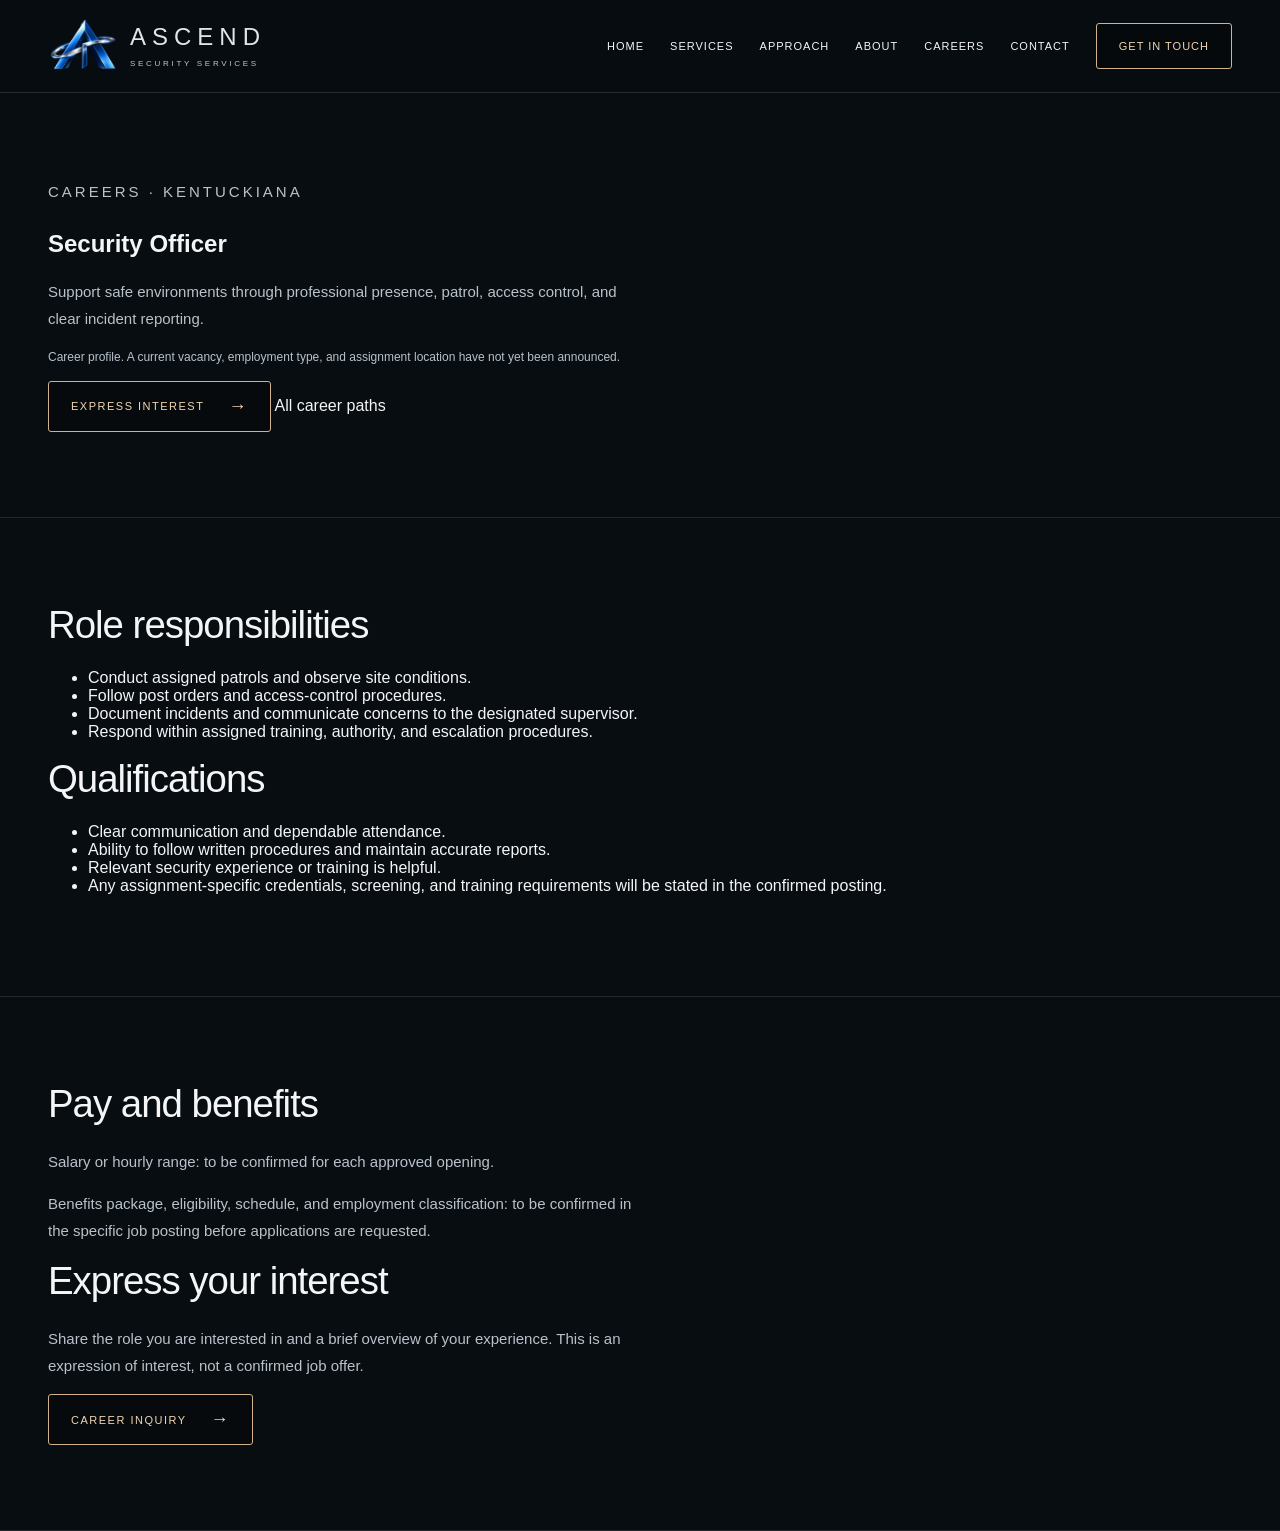
<file: security-officer.html>
<!doctype html>
<html lang="en">
  <head>
    <meta charset="utf-8" />
    <meta name="viewport" content="width=device-width,initial-scale=1" />
    <title>Security Officer | Ascend Careers</title>
    <meta
      name="description"
      content="Professional security, protective presence, and risk mitigation across Kentuckiana."
    />
    <link rel="stylesheet" href="brand-preview.css" />
    <link rel="icon" href="assets/ascend-mark.svg" type="image/svg+xml" />
  </head>
  <body class="security">
    <a class="skip" href="#main">Skip to content</a>
    <header class="header">
      <div class="wrap nav">
        <a class="brand" href="index.html"
          ><img
            src="assets/ascend-display.webp"
            alt="Ascend Security Services"
            width="70"
            height="70"
          /><span class="brand-type"
            ><span class="brand-name">ASCEND</span
            ><span class="brand-entity">SECURITY SERVICES</span></span
          ></a
        ><button class="menu" aria-expanded="false" aria-controls="navigation">
          Menu
        </button>
        <nav class="links" id="navigation" aria-label="Main navigation">
          <a href="index.html#home">Home</a
          ><a href="index.html#services">Services</a
          ><a href="index.html#approach">Approach</a
          ><a href="index.html#about">About</a><a href="careers.html">Careers</a
          ><a href="index.html#contact">Contact</a
          ><a class="button" href="index.html#contact">Get in touch</a>
        </nav>
      </div>
    </header>
    <main id="main">
      <section class="section">
        <div class="wrap">
          <p class="eyebrow">Careers · Kentuckiana</p>
          <h1>Security Officer</h1>
          <p>
            Support safe environments through professional presence, patrol,
            access control, and clear incident reporting.
          </p>
          <p class="hint">
            Career profile. A current vacancy, employment type, and assignment
            location have not yet been announced.
          </p>
          <a class="button" href="careers.html#apply">Express interest</a>
          <a href="careers.html">All career paths</a>
        </div>
      </section>
      <section class="section light">
        <div class="wrap">
          <h2>Role responsibilities</h2>
          <ul>
            <li>Conduct assigned patrols and observe site conditions.</li>
            <li>Follow post orders and access-control procedures.</li>
            <li>
              Document incidents and communicate concerns to the designated
              supervisor.
            </li>
            <li>
              Respond within assigned training, authority, and escalation
              procedures.
            </li>
          </ul>
          <h2>Qualifications</h2>
          <ul>
            <li>Clear communication and dependable attendance.</li>
            <li>
              Ability to follow written procedures and maintain accurate
              reports.
            </li>
            <li>Relevant security experience or training is helpful.</li>
            <li>
              Any assignment-specific credentials, screening, and training
              requirements will be stated in the confirmed posting.
            </li>
          </ul>
        </div>
      </section>
      <section class="section">
        <div class="wrap">
          <h2>Pay and benefits</h2>
          <p>
            Salary or hourly range: to be confirmed for each approved opening.
          </p>
          <p>
            Benefits package, eligibility, schedule, and employment
            classification: to be confirmed in the specific job posting before
            applications are requested.
          </p>
          <h2>Express your interest</h2>
          <p>
            Share the role you are interested in and a brief overview of your
            experience. This is an expression of interest, not a confirmed job
            offer.
          </p>
          <a class="button" href="careers.html#apply">Career inquiry</a>
        </div>
      </section>
    </main>
    <script src="brand-preview.js" defer></script>
  </body>
</html>
</file>
<file: brand-preview.css>
* {
  box-sizing: border-box;
}
html {
  scroll-behavior: smooth;
  scroll-padding-top: 100px;
}
body {
  margin: 0;
  background: #080d12;
  color: #f4f5f6;
  font-family: Arial, Helvetica, sans-serif;
  -webkit-font-smoothing: antialiased;
}
a {
  color: inherit;
  text-decoration: none;
}
button,
input,
textarea,
select {
  font: inherit;
}
a:focus-visible,
button:focus-visible,
input:focus-visible,
textarea:focus-visible,
select:focus-visible {
  outline: 2px solid #84c1ff;
  outline-offset: 5px;
}
.skip {
  position: absolute;
  top: -100px;
  left: 20px;
  background: white;
  color: black;
  padding: 12px;
  z-index: 100;
}
.skip:focus {
  top: 12px;
}
.wrap {
  max-width: 1280px;
  margin: auto;
  padding: 0 48px;
}
.header {
  border-bottom: 1px solid #ffffff20;
  background: #080d12ee;
  position: sticky;
  top: 0;
  z-index: 20;
  backdrop-filter: blur(16px);
}
.nav {
  min-height: 92px;
  display: flex;
  align-items: center;
  gap: 28px;
  justify-content: space-between;
}
.brand {
  display: block;
  flex-shrink: 0;
}
.brand img {
  width: 260px;
  height: 76px;
  display: block;
}
.links {
  display: flex;
  align-items: center;
  gap: 26px;
}
.links a {
  font-size: 11px;
  text-transform: uppercase;
  letter-spacing: 1px;
}
.links a:hover {
  color: #e7c08a;
}
.button {
  display: inline-flex;
  gap: 24px;
  align-items: center;
  justify-content: center;
  min-height: 46px;
  border: 1px solid #d3b18a;
  border-radius: 3px;
  padding: 14px 22px;
  text-transform: uppercase;
  letter-spacing: 1.5px;
  font-size: 11px;
  color: #f0d6b4;
  background: #05090ccc;
  transition:
    background 0.2s,
    transform 0.2s;
}
.button:hover {
  background: #d3b18a;
  color: #080d12;
  transform: translateY(-2px);
}
.button:after {
  content: "→";
  font-size: 18px;
}
.links .button:after {
  content: none;
}
.menu {
  display: none;
  border: 1px solid #77818b;
  border-radius: 3px;
  background: transparent;
  color: white;
  padding: 10px 13px;
}
.hero {
  min-height: 680px;
  position: relative;
  display: flex;
  align-items: center;
  background-image:
    linear-gradient(90deg, #060b11 5%, #060b11d9 38%, #060b1122 75%),
    var(--hero);
  background-size: cover;
  background-position: center;
}
.hero:after {
  content: "";
  position: absolute;
  inset: 0;
  background: linear-gradient(0deg, #080d12, transparent 22%);
  pointer-events: none;
}
.hero .wrap {
  width: 100%;
  position: relative;
  z-index: 1;
}
.hero-copy {
  max-width: 660px;
  padding: 80px 0 90px;
}
.eyebrow {
  font-size: 10px;
  letter-spacing: 3px;
  text-transform: uppercase;
  margin: 0 0 25px;
  color: #d4d8dc;
}
.hero h1 {
  font-weight: 500;
  font-size: clamp(40px, 4.8vw, 65px);
  line-height: 1.06;
  letter-spacing: -2px;
  margin: 0 0 26px;
}
.hero p:not(.eyebrow) {
  max-width: 590px;
  font-size: 17px;
  line-height: 1.7;
  color: #d5dadd;
  margin: 0 0 30px;
}
.principles {
  border-top: 1px solid #ffffff12;
  border-bottom: 1px solid #ffffff20;
}
.principles .wrap {
  display: grid;
  grid-template-columns: repeat(3, 1fr);
  padding-top: 28px;
  padding-bottom: 28px;
}
.principles span {
  text-align: center;
  font-size: 11px;
  letter-spacing: 2px;
  text-transform: uppercase;
  padding: 0 20px;
  border-right: 1px solid #ffffff20;
  line-height: 1.7;
}
.principles span:last-child {
  border: 0;
}
.section {
  padding: 85px 0;
  border-bottom: 1px solid #ffffff1c;
}
.section h2,
.image-section h2 {
  font-size: clamp(30px, 3vw, 42px);
  font-weight: 500;
  line-height: 1.15;
  letter-spacing: -1px;
  margin: 0 0 22px;
}
.section p,
.image-section p {
  font-size: 15px;
  line-height: 1.8;
  color: #b9c2ca;
  max-width: 600px;
}
.intro {
  display: grid;
  grid-template-columns: 1.05fr 1fr;
  gap: 80px;
  align-items: center;
}
.intro-mark {
  display: flex;
  justify-content: center;
  align-items: center;
  min-height: 340px;
  background: radial-gradient(ellipse, #21324666, transparent 65%);
}
.intro-mark img {
  width: 300px;
  max-width: 80%;
  height: auto;
}
.cards {
  display: grid;
  grid-template-columns: repeat(4, 1fr);
  gap: 14px;
  margin-top: 38px;
}
.card {
  padding: 28px 25px;
  border: 1px solid #ffffff20;
  border-radius: 4px;
  background: linear-gradient(145deg, #10192288, #070c12);
  min-height: 230px;
}
.card svg {
  width: 36px;
  height: 36px;
  stroke: #d4dce4;
  fill: none;
  stroke-width: 1.4;
  margin-bottom: 24px;
}
.card h3 {
  font-size: 17px;
  font-weight: 500;
  line-height: 1.35;
  margin: 0 0 12px;
}
.card p {
  font-size: 12px;
  line-height: 1.8;
  margin: 0;
}
.image-section {
  min-height: 465px;
  display: flex;
  align-items: center;
  background-image:
    linear-gradient(90deg, #060b1100, #060b1177 42%, #060b11 78%),
    var(--section-image);
  background-size: cover;
  background-position: center;
  border-bottom: 1px solid #ffffff20;
}
.image-section .wrap {
  width: 100%;
  display: flex;
  justify-content: flex-end;
}
.image-copy {
  width: 46%;
  padding: 60px 0;
}
.steps {
  display: grid;
  grid-template-columns: repeat(4, 1fr);
  gap: 30px;
  margin-top: 45px;
}
.step {
  border-top: 1px solid #c8a577;
  padding-top: 25px;
}
.step span {
  font-size: 11px;
  color: #d8b991;
  letter-spacing: 2px;
}
.step h3 {
  font-size: 19px;
  font-weight: 500;
}
.step p {
  font-size: 13px;
}
.contact {
  background: linear-gradient(140deg, #152331, #070c12);
}
.contact-grid {
  display: grid;
  grid-template-columns: 1fr 1fr;
  gap: 70px;
}
.contact label {
  display: block;
  font-size: 12px;
  letter-spacing: 1px;
  margin: 0 0 9px;
}
.contact input,
.contact textarea,
.contact select {
  width: 100%;
  border: 1px solid #52606a;
  background: #060b11aa;
  color: white;
  padding: 13px;
  margin-bottom: 18px;
  border-radius: 3px;
}
.contact textarea {
  min-height: 125px;
  resize: vertical;
}
.hint {
  font-size: 12px !important;
  color: #b7c2cb !important;
}
.mail {
  font-size: 18px;
  border-bottom: 1px solid #d4af3777;
  padding-bottom: 8px;
  display: inline-block;
}
.footer {
  padding: 34px 0;
  font-size: 11px;
  color: #8e9ba7;
  line-height: 1.8;
}
.footer .wrap {
  display: flex;
  justify-content: space-between;
  gap: 30px;
}
.footer a {
  margin-left: 16px;
}
.footer a:hover {
  text-decoration: underline;
}
.status {
  min-height: 24px;
}
.security .hero-copy {
  max-width: 640px;
}
.security .hero {
  background-position: 55% center;
}
@media (max-width: 1050px) {
  .links {
    gap: 14px;
  }
  .brand img {
    width: 220px;
  }
  .wrap {
    padding: 0 30px;
  }
  .hero h1 {
    font-size: 52px;
  }
  .cards {
    grid-template-columns: repeat(2, 1fr);
  }
  .intro {
    gap: 35px;
  }
}
@media (max-width: 800px) {
  .nav {
    min-height: 76px;
    flex-wrap: wrap;
    gap: 0;
  }
  .brand img {
    width: 225px;
    height: 68px;
  }
  .menu {
    display: block;
  }
  .links {
    display: none;
    width: 100%;
    padding: 15px 0 25px;
    flex-direction: column;
    align-items: stretch;
    gap: 0;
  }
  .links.open {
    display: flex;
  }
  .links a {
    padding: 15px;
  }
  .hero {
    min-height: 680px;
    background-position: 62% center;
    background-image: linear-gradient(90deg, #060b11e6, #060b11aa), var(--hero);
  }
  .hero-copy {
    padding: 65px 0;
  }
  .hero h1 {
    font-size: 48px;
  }
  .hero p:not(.eyebrow) {
    font-size: 16px;
  }
  .intro,
  .contact-grid {
    grid-template-columns: 1fr;
    gap: 30px;
  }
  .intro-mark {
    min-height: 260px;
  }
  .intro-mark img {
    width: 240px;
  }
  .steps {
    grid-template-columns: repeat(2, 1fr);
  }
  .image-copy {
    width: 65%;
  }
  .section {
    padding: 65px 0;
  }
  .footer .wrap {
    flex-direction: column;
  }
  .footer a {
    margin-left: 0;
    margin-right: 18px;
  }
}
@media (max-width: 480px) {
  .wrap {
    padding: 0 24px;
  }
  .hero h1 {
    font-size: 40px;
    letter-spacing: -1.2px;
  }
  .hero {
    min-height: 650px;
  }
  .eyebrow {
    font-size: 9px;
    letter-spacing: 2px;
  }
  .cards {
    grid-template-columns: 1fr;
  }
  .card {
    min-height: 0;
  }
  .principles .wrap {
    padding: 22px 10px;
  }
  .principles span {
    font-size: 8px;
    letter-spacing: 1px;
    padding: 0 9px;
  }
  .image-copy {
    width: 100%;
    padding: 60px 0;
  }
  .image-section {
    background-image:
      linear-gradient(90deg, #060b11bb, #060b11dd), var(--section-image);
  }
  .steps {
    gap: 20px;
  }
  .mail {
    font-size: 15px;
  }
}
@media (prefers-reduced-motion: reduce) {
  html {
    scroll-behavior: auto;
  }
  * {
    transition: none !important;
  }
}
/* Polished emblem finish */
.brand img {
  filter: drop-shadow(0 0 3px rgba(191, 220, 250, 0.16));
}
.intro-mark img,
.portfolio-card img {
  filter: drop-shadow(0 0 14px rgba(167, 199, 232, 0.19));
}
.flavor .brand img,
.flavor .intro-mark img {
  filter: drop-shadow(0 0 9px rgba(225, 159, 75, 0.2));
}

/* Textured metallic display emblems */
.brand {
  display: flex;
  align-items: center;
  gap: 12px;
  min-width: 245px;
}
.brand img {
  width: 70px;
  height: 70px;
  object-fit: contain;
  filter: none;
}
.brand-name {
  display: block;
  color: #e1e5e9;
  font-size: 24px;
  font-weight: 400;
  letter-spacing: 6px;
  line-height: 1.1;
}
.brand-entity {
  display: block;
  color: #bdc8d1;
  font-size: 8px;
  letter-spacing: 2.7px;
  margin-top: 8px;
  white-space: nowrap;
}
.intro-mark img,
.portfolio-card img {
  filter: none;
  object-fit: contain;
}
.flavor .brand-name,
.flavor .brand-entity {
  color: #e4c7a1;
}
@media (max-width: 1050px) {
  .brand {
    min-width: 220px;
  }
  .brand img {
    width: 58px;
    height: 58px;
  }
  .brand-name {
    font-size: 21px;
    letter-spacing: 5px;
  }
  .brand-entity {
    font-size: 7px;
    letter-spacing: 2.2px;
  }
}

.career-card {
  border-top: 1px solid rgba(150, 175, 200, 0.25);
  padding: 1.5rem 0;
}
.career-card h3 {
  margin: 0 0 0.6rem;
}
.career-card .button {
  margin-top: 0.5rem;
}
#apply {
  scroll-margin-top: 110px;
}
</file>
